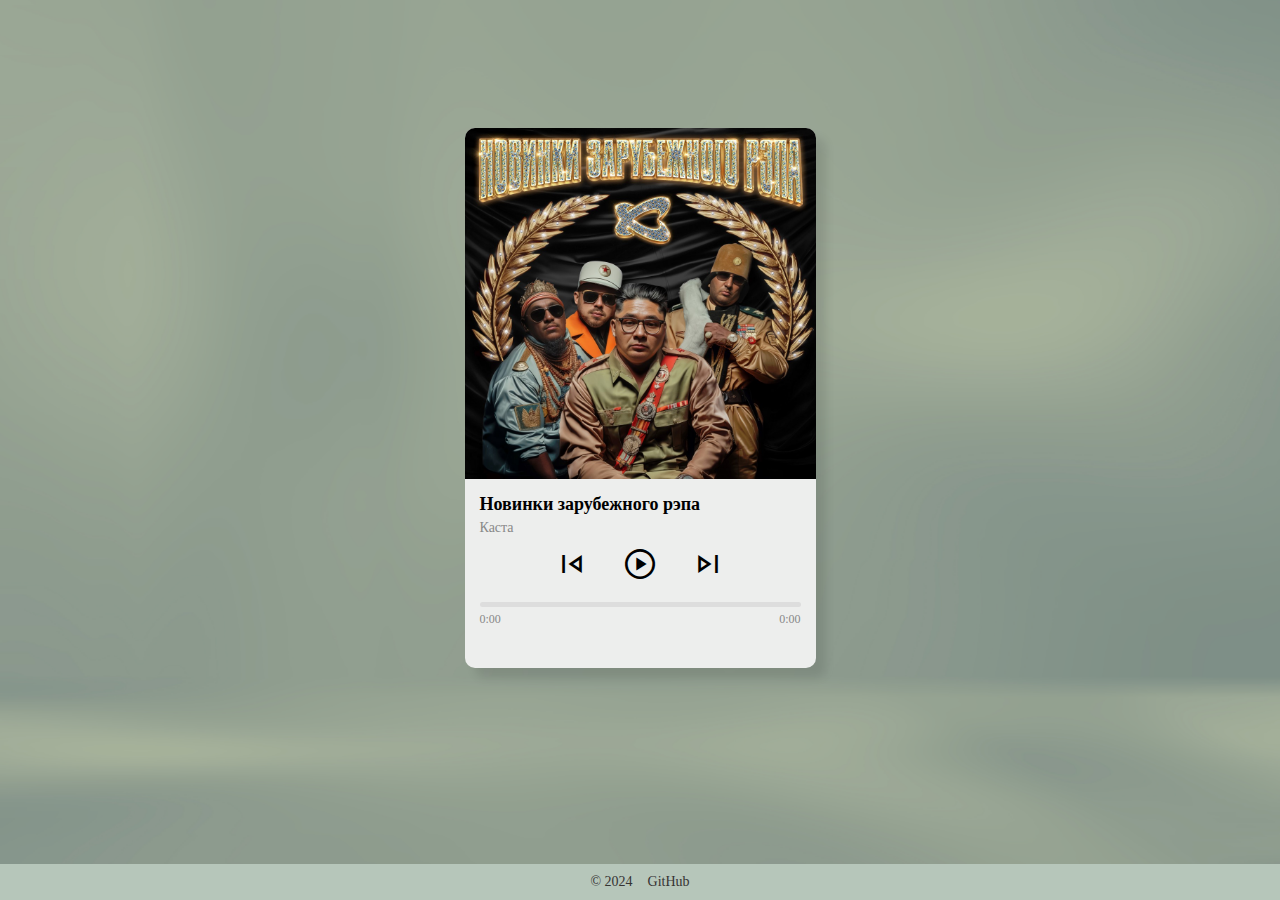
<file: index.html>
<!DOCTYPE html>
<html lang="ru">
<head>
    <meta charset="UTF-8">
    <meta name="viewport" content="width=device-width, initial-scale=1.0">
    <title>Kasta album</title>
    <link rel="icon" href="audio-player/photos/logo.png" type="image/png">
    <link rel="stylesheet" href="style.css">
    <link rel="stylesheet" href="https://fonts.googleapis.com/css2?family=Material+Symbols+Outlined:opsz,wght,FILL,GRAD@20..48,100..700,0..1,-50..200" />
</head>
<body>
<div class="player">
    <div class="player-image">
        <img src="audio-player/photos/0.jpg" alt="Фото трека">
    </div>
    <div class="player-controls">
        <div class="track-info">
            <h2 class="track-title">Новинки зарубежного рэпа</h2>
            <p class="track-artist">Каста</p>
        </div>
        <div class="controls">
            <span id="skip-previous" class="material-symbols-outlined">skip_previous</span>
            <span id="play" class="material-symbols-outlined">play_circle</span>
            <span id="skip-next" class="material-symbols-outlined">skip_next</span>
        </div>
        <div class="progress-bar">
            <div class="progress"></div>
        </div>
        <div class="time">
            <span class="current-time">0:00</span>
            <span class="total-time">0:00</span>
        </div>
    </div>
</div>
<footer class="footer">
    <div class="footer-content">
        <span class="footer-year">© 2024</span>
        <a href="https://github.com/RenaSpb/" target="_blank" class="footer-link">GitHub</a>
    </div>
</footer>
<audio id="audio-player"></audio>
<script src="index.js"></script>
</body>
</html>
</file>
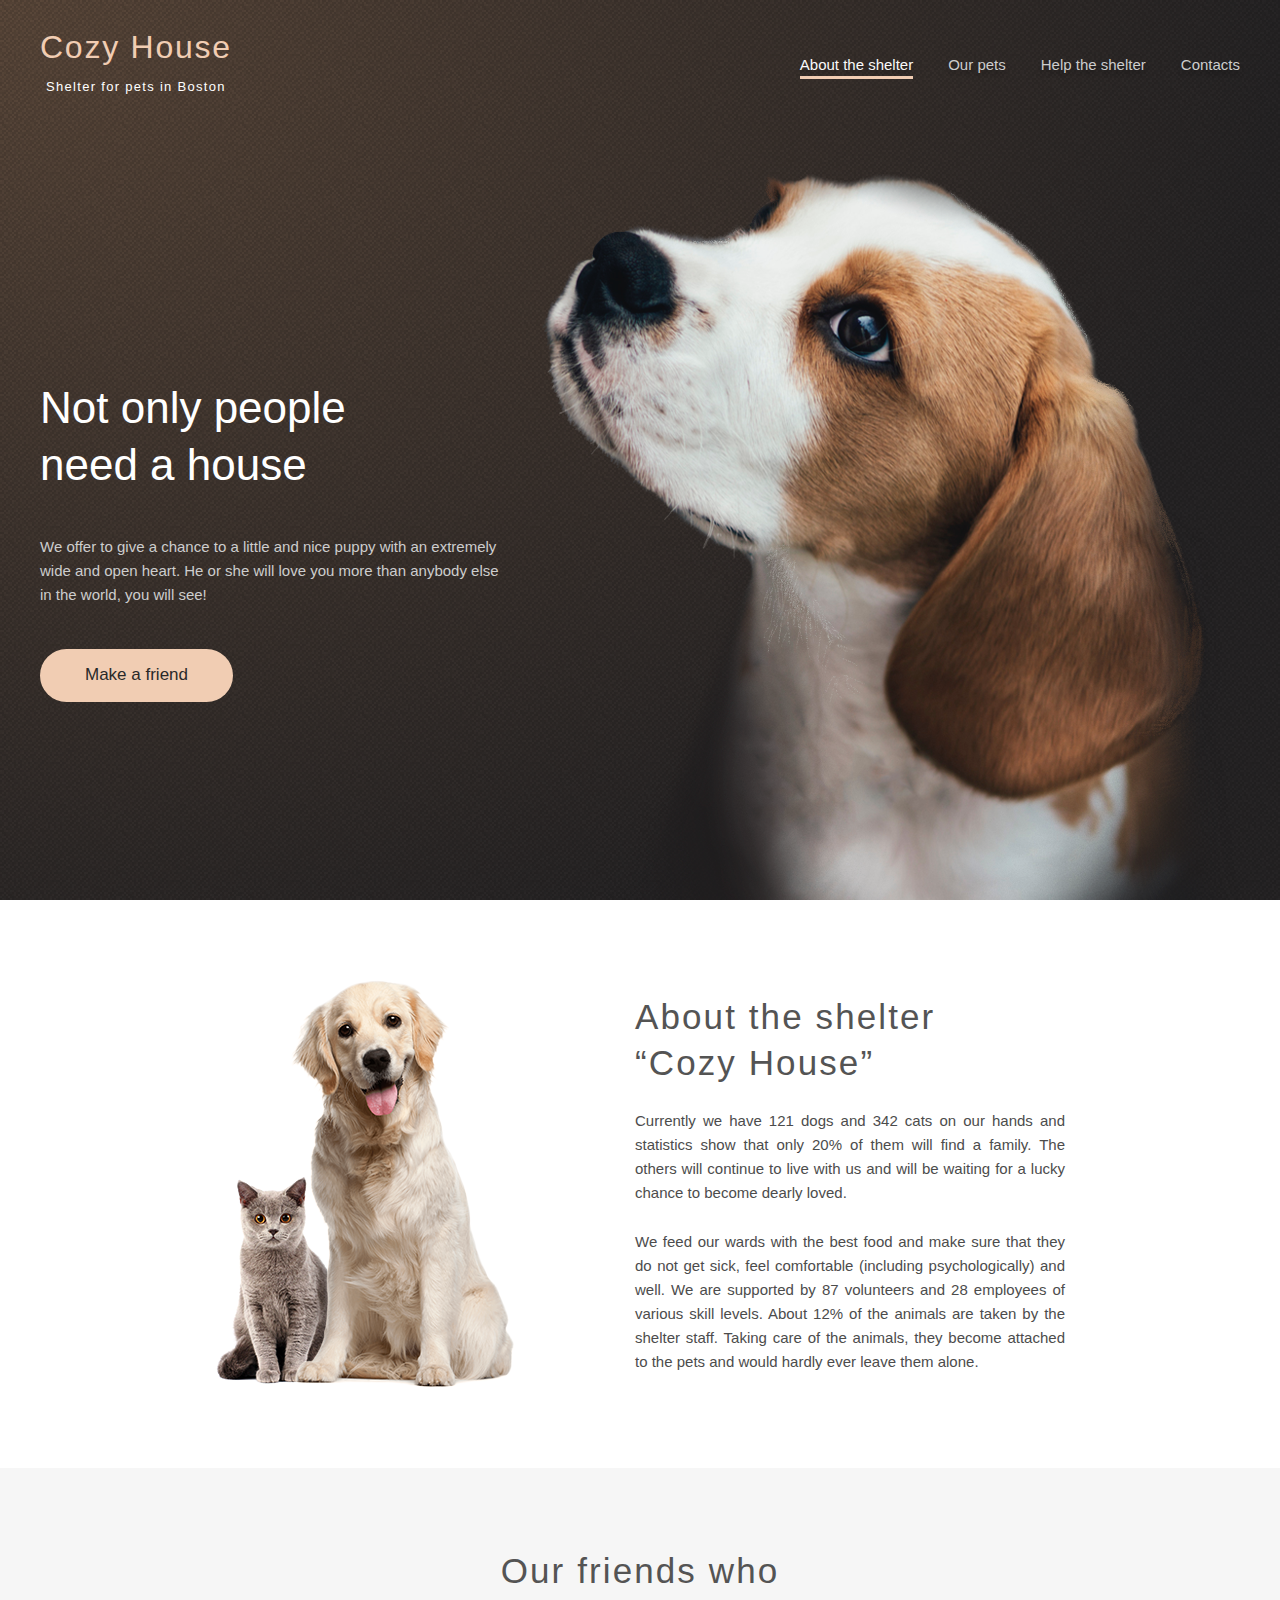
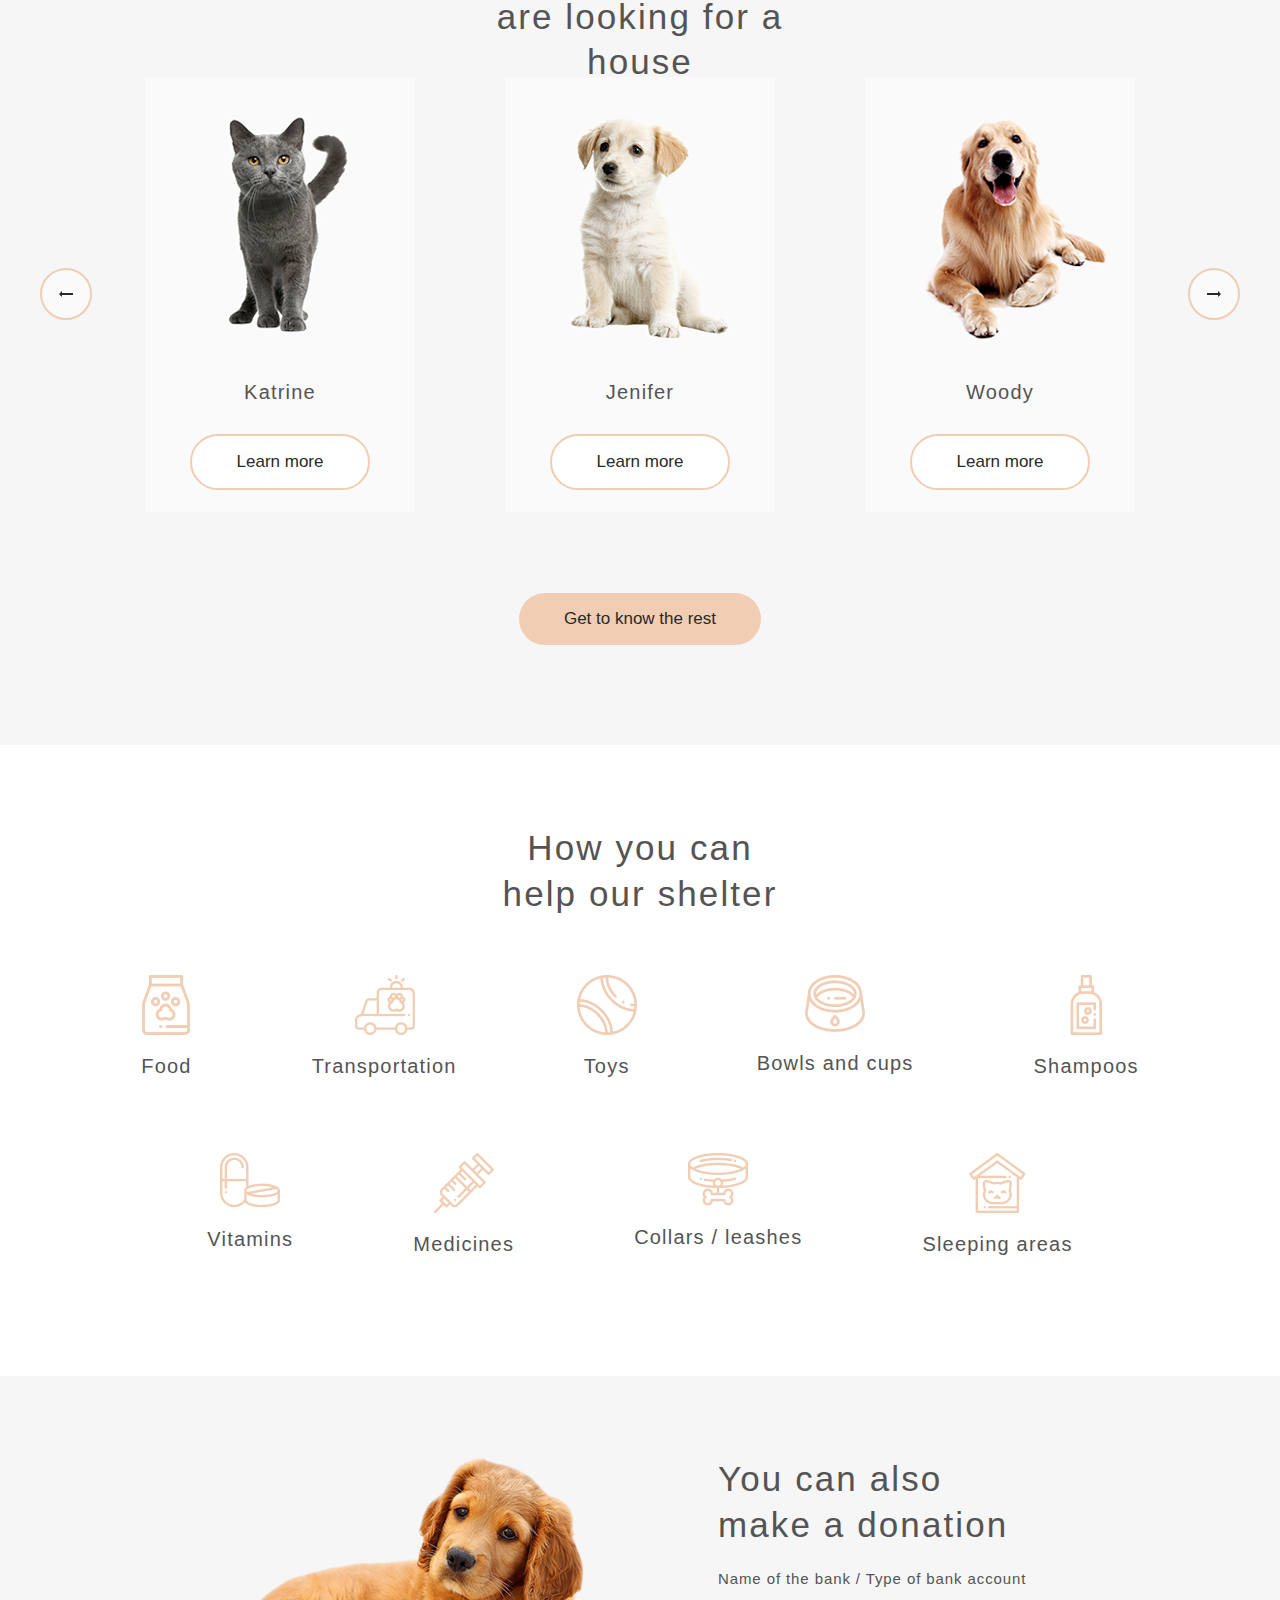
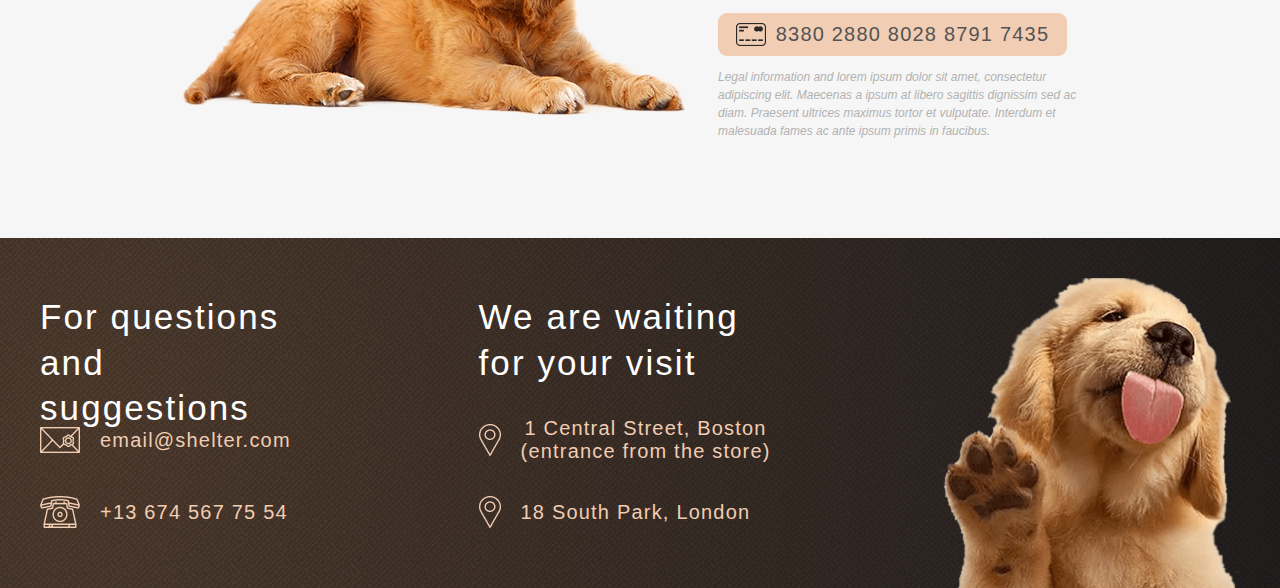
<file: main.html>
<!DOCTYPE html>
<html lang="en">
<head>
    <meta charset="UTF-8">
    <meta name="viewport" content="width=device-width, initial-scale=1.0">
    <link rel="stylesheet" href="main.css">
    <link rel="icon" href="/shelter/favicon-32x32.png" type="image/x-icon">
    <title>Main - 1280</title>
    <style>
        html {
            scroll-behavior: smooth;
        }
    </style>
</head>
<body>
<div class="container">
    <div class="start-screen">
    <header>
        <a href="#" class="logo">
            <h1>Cozy House</h1>
            <p>Shelter for pets in Boston</p>
        </a>
        <div class="header">
            <a href="#" class="active">About the shelter</a>
            <a href="#">Our pets</a>
            <a href="#help">Help the shelter</a>
            <a href="#footer">Contacts</a>
        </div>
    </header>
        <div class="start-screen-content">
            <div class="start-screen-not-only">
                <h2>Not only people need a house</h2>
                <p>We offer to give a chance to a little and nice puppy with an extremely wide and open heart. He or she will love you more than anybody else in the world, you will see!</p>
                <a href="#pets">
                    <button class="primary">Make a friend</button>
                </a>
            </div>
            <div class="start-screen-right">
                <img class="start-screen-dog" src="shelter/start-screen-puppy.png" alt="Dog">
            </div>
        </div>
    </div>
    <div class="about">
        <div class="about-content">
            <img src="shelter/about-pets.png" alt="About Image" class="about-image">
            <div class="about-texts">
                <h3>About the shelter “Cozy House”</h3>
                <p>Currently we have 121 dogs and 342 cats on our hands and statistics show that only 20% of them will find a family. The others will continue to live with us and will be waiting for a lucky chance to become dearly loved.</p>
                <p>We feed our wards with the best food and make sure that they do not get sick, feel comfortable (including psychologically) and well. We are supported by 87 volunteers and 28 employees of various skill levels. About 12% of the animals are taken by the shelter staff. Taking care of the animals, they become attached to the pets and would hardly ever leave them alone.</p>
            </div>
        </div>
    </div>
    <div class="pets" id="pets">
        <div class="pets-content">
            <h3>Our friends who <br>are looking for a house</h3>
            <div class="pets-slider">
                <button class="svg-button">
                    <svg width="14" height="6" viewBox="0 0 14 6" fill="none" xmlns="http://www.w3.org/2000/svg">
                        <path d="M14 2V4H3V6L0 3L3 0V2H14Z" fill="#292929"/>
                    </svg>
                </button>
                <div class="cards-group">
                    <div class="card">
                        <img class="pets-animal" src="shelter/pets-katrine.png" alt="Katrine">
                        <p>Katrine</p>
                        <button class="primary-2" >Learn more</button>
                    </div>
                    <div class="card">
                        <img class="pets-animal" src="shelter/pets-jennifer.png" alt="Jenifer">
                        <p>Jenifer</p>
                        <button class="primary-2">Learn more</button>
                    </div>
                    <div class="card">
                        <img class="pets-animal" src="shelter/pets-woody.png" alt="Woody">
                        <p>Woody</p>
                        <button class="primary-2">Learn more</button>
                    </div>
                </div>
                <button class="svg-button">
                    <svg width="14" height="6" viewBox="0 0 14 6" fill="none" xmlns="http://www.w3.org/2000/svg">
                        <path d="M0 4V2L11 2V0L14 3L11 6V4L0 4Z" fill="#292929"/>
                    </svg>
                </button>
            </div>
            <a href="#pets"><button class="primary">
                Get to know the rest
            </button></a>
        </div>
    </div>
    <div id="help" class="help">
        <div class="help-content">
            <h3>How you can help our shelter</h3>
            <div class="help-list">
                <div class="help-item">
                    <img class="help-list-icon" src="shelter/1.png" alt="Food">
                    <p>Food</p>
                </div>
                <div class="help-item">
                    <img class="help-list-icon" src="shelter/transportation.png" alt="Car">
                    <p>Transportation</p>
                </div>
                <div class="help-item">
                    <img class="help-list-icon" src="shelter/toys.png" alt="Toys">
                    <p>Toys</p>
                </div>
                <div class="help-item">
                    <img class="help-list-icon" src="shelter/bowls-and-cups.png" alt="Bowls">
                    <p>Bowls and cups</p>
                </div>
                <div class="help-item">
                    <img class="help-list-icon" src="shelter/shampoos.png" alt="Shampoos">
                    <p>Shampoos</p>
                </div>
                <div class="help-item">
                    <img class="help-list-icon" src="shelter/vitamins.png" alt="Vitamins">
                    <p>Vitamins</p>
                </div>
                <div class="help-item">
                    <img class="help-list-icon" src="shelter/medicines.png" alt="Medicines">
                    <p>Medicines</p>
                </div>
                <div class="help-item">
                    <img class="help-list-icon" src="shelter/collars-or-leashes.png" alt="Collars">
                    <p>Collars / leashes</p>
                </div>
                <div class="help-item">
                    <img class="help-list-icon" src="shelter/sleeping-area.png" alt="Beds">
                    <p>Sleeping areas</p>
                </div>
            </div>
        </div>
    </div>
    <div class="donation">
        <div class="donation-content">
            <img src="shelter/donation-dog.png" alt="Dog" width="505" height="261">
            <div class="donation-texts">
                <h3>You can also make a donation</h3>
                <h5>Name of the bank / Type of bank account</h5>
                <div class="card-area">
                    <a href="#">
                        <img src="shelter/credit-card.png" alt="Card">
                        <h4>8380 2880 8028 8791 7435</h4>
                    </a>
                </div>
                <p>
                    Legal information and lorem ipsum dolor sit amet, consectetur adipiscing elit. Maecenas a ipsum at libero sagittis dignissim sed ac diam. Praesent ultrices maximus tortor et vulputate. Interdum et malesuada fames ac ante ipsum primis in faucibus.
                </p>
            </div>
        </div>
    </div>
    <footer class="footer" id="footer">
        <div class="footer-content">
            <div class="footer-contacts">
                <h3>For questions and suggestions</h3>
                <a href="https://mail.google.com/" target="_blank" class="contact-link">
                    <img src="shelter/icon-email.png" alt="Email Icon" class="icon">
                    <h4>email@shelter.com</h4>
                </a>
                <a href="https://www.skype.com/en/features/calling-and-instant-messaging/" target="_blank" class="contact-link">
                    <img src="shelter/icon-phone.png" alt="Phone Icon" class="icon">
                    <h4>+13 674 567 75 54</h4>
                </a>
            </div>
            <div class="footer-locations">
                <h3>We are waiting for your visit</h3>
                <a href="https://maps.app.goo.gl/xuvWJEr3DHKPPxX87" target="_blank" class="contact-link">
                    <img src="shelter/icon-marker.png" alt="Marker Icon" class="icon">
                    <h4>1 Central Street, Boston<br>(entrance from the store)</h4>
                </a>
                <a href="https://maps.app.goo.gl/XuWjNfQmBGWPA6NHA" target="_blank" class="contact-link">
                    <img src="shelter/icon-marker.png" alt="Marker Icon" class="icon">
                    <h4>18 South Park, London</h4>
                </a>
            </div>
            <img src="shelter/footer-puppy.png" alt="Dog" class="footer-puppy">
        </div>
    </footer>
</div>
</body>
</html>
</file>
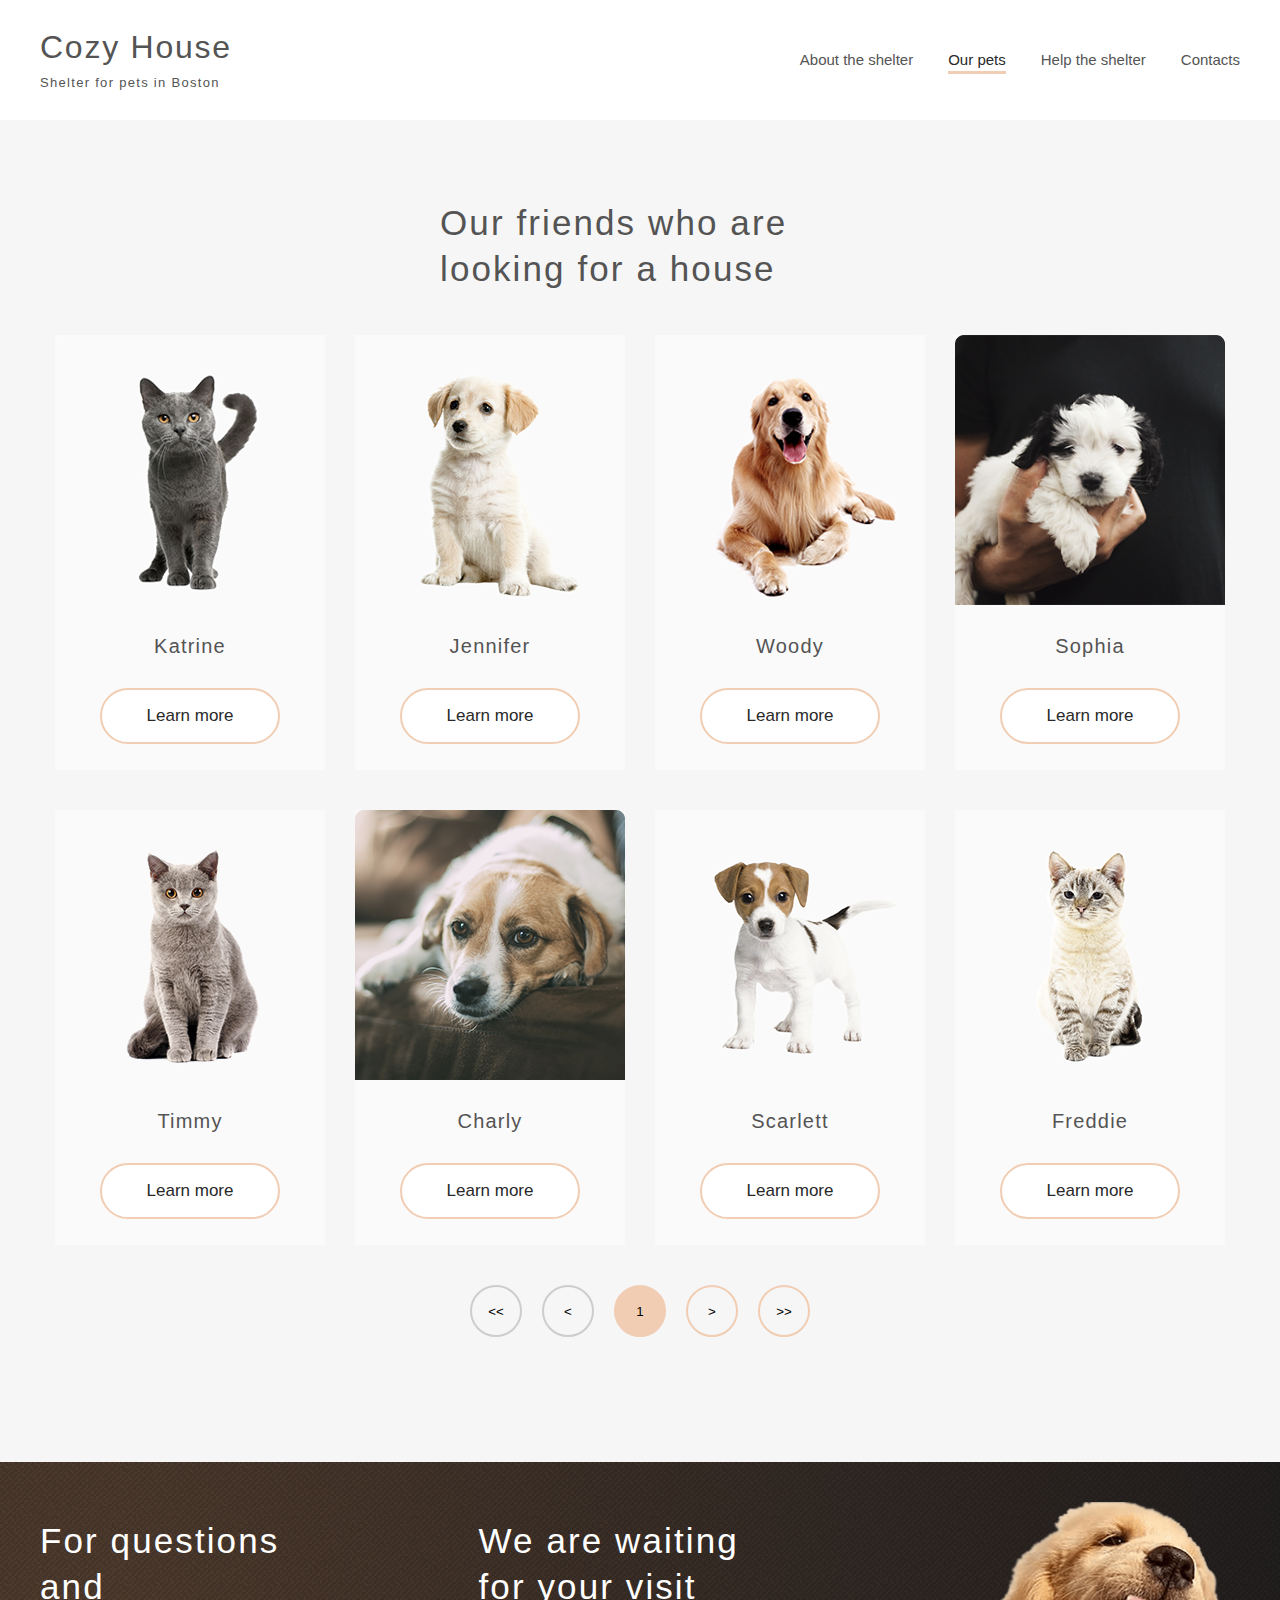
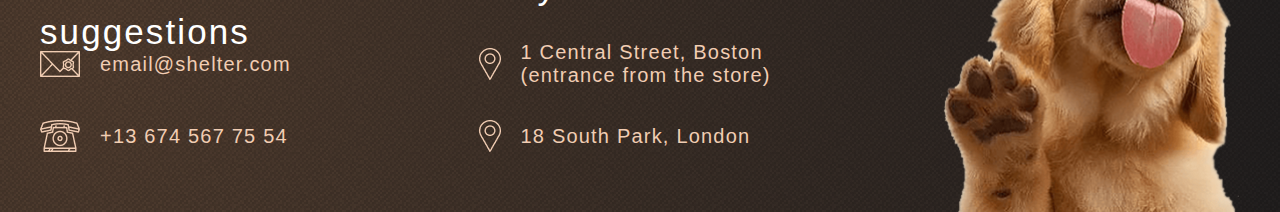
<file: pets.html>
<!DOCTYPE html>
<html lang="en">
<head>
    <meta charset="UTF-8">
    <meta name="viewport" content="width=device-width, initial-scale=1.0">
    <link rel="stylesheet" href="pets.css">
    <link rel="icon" href="/shelter/favicon-32x32.png" type="image/x-icon">
    <title>Pets - 1280</title>
    <style>
        html {
            scroll-behavior: smooth;
        }
    </style>
</head>
<body>
<header class="nav-logo">
    <div class="nav-logo-content">
        <a href="main.html" class="logo">
            <h1>Cozy House</h1>
            <p>Shelter for pets in Boston</p>
        </a>
        <nav class="nav">
            <a href="main.html">About the shelter</a>
            <a href="#" class="active">Our pets</a>
            <a href="main.html#help">Help the shelter</a>
            <a href="#footer">Contacts</a>
        </nav>
    </div>
</header>
<div id="pets" class="pets">
    <div class="pets-content">
        <h3>Our friends who are looking for a house</h3>
        <div class="cards-container">
            <div class="card">
                <img class="pets-animal" src="shelter/pets-katrine.png" alt="Katrine">
                <p>Katrine</p>
                <button class="primary-2" >Learn more</button>
            </div>
            <div class="card">
                <img class="pets-animal" src="shelter/pets-jennifer.png" alt="Jennifer">
                <p>Jennifer</p>
                <button class="primary-2" >Learn more</button>
            </div>
            <div class="card">
                <img class="pets-animal" src="shelter/pets-woody.png" alt="Woody">
                <p>Woody</p>
                <button class="primary-2" >Learn more</button>
            </div>
            <div class="card">
                <img class="pets-animal" src="shelter/sophia.png" alt="Sophia">
                <p>Sophia</p>
                <button class="primary-2" >Learn more</button>
            </div>
            <div class="card">
                <img class="pets-animal" src="shelter/pets-timmy.png" alt="Timmy">
                <p>Timmy</p>
                <button class="primary-2" >Learn more</button>
            </div>
            <div class="card">
                <img class="pets-animal" src="shelter/pets-charly.png" alt="Charly">
                <p>Charly</p>
                <button class="primary-2" >Learn more</button>
            </div>
            <div class="card">
                <img class="pets-animal" src="shelter/pets-scarlet.png" alt="Scarlett">
                <p>Scarlett</p>
                <button class="primary-2" >Learn more</button>
            </div>
            <div class="card">
                <img class="pets-animal" src="shelter/Freddie.png" alt="Freddie">
                <p>Freddie</p>
                <button class="primary-2" >Learn more</button>
            </div>
            <div class="buttons-slider">
                <button class="button-inactive button-round"><<</button>
                <button class="button-inactive button-round"><</button>
                <button class="button-active button-round">1</button>
                <button class="button-normal button-round">></button>
                <button class="button-normal button-round">>></button>
            </div>
        </div>
    </div>
</div>
<footer class="footer" id="footer">
    <div class="footer-content">
        <div class="footer-contacts">
            <h3>For questions and suggestions</h3>
            <a href="https://mail.google.com/" target="_blank" class="contact-link">
                <img src="shelter/icon-email.png" alt="Email Icon" class="icon">
                <h4>email@shelter.com</h4>
            </a>
            <a href="https://www.skype.com/en/features/calling-and-instant-messaging/" target="_blank" class="contact-link">
                <img src="shelter/icon-phone.png" alt="Phone Icon" class="icon">
                <h4>+13 674 567 75 54</h4>
            </a>
        </div>
        <div class="footer-locations">
            <h3>We are waiting for your visit</h3>
            <a href="https://maps.app.goo.gl/xuvWJEr3DHKPPxX87" target="_blank" class="contact-link">
                <img src="shelter/icon-marker.png" alt="Marker Icon" class="icon">
                <h4>1 Central Street, Boston<br>(entrance from the store)</h4>
            </a>
            <a href="https://maps.app.goo.gl/XuWjNfQmBGWPA6NHA" target="_blank" class="contact-link">
                <img src="shelter/icon-marker.png" alt="Marker Icon" class="icon">
                <h4>18 South Park, London</h4>
            </a>
        </div>
        <img src="shelter/footer-puppy.png" alt="Dog" class="footer-puppy">
    </div>
</footer>
</body>
</html>
</file>
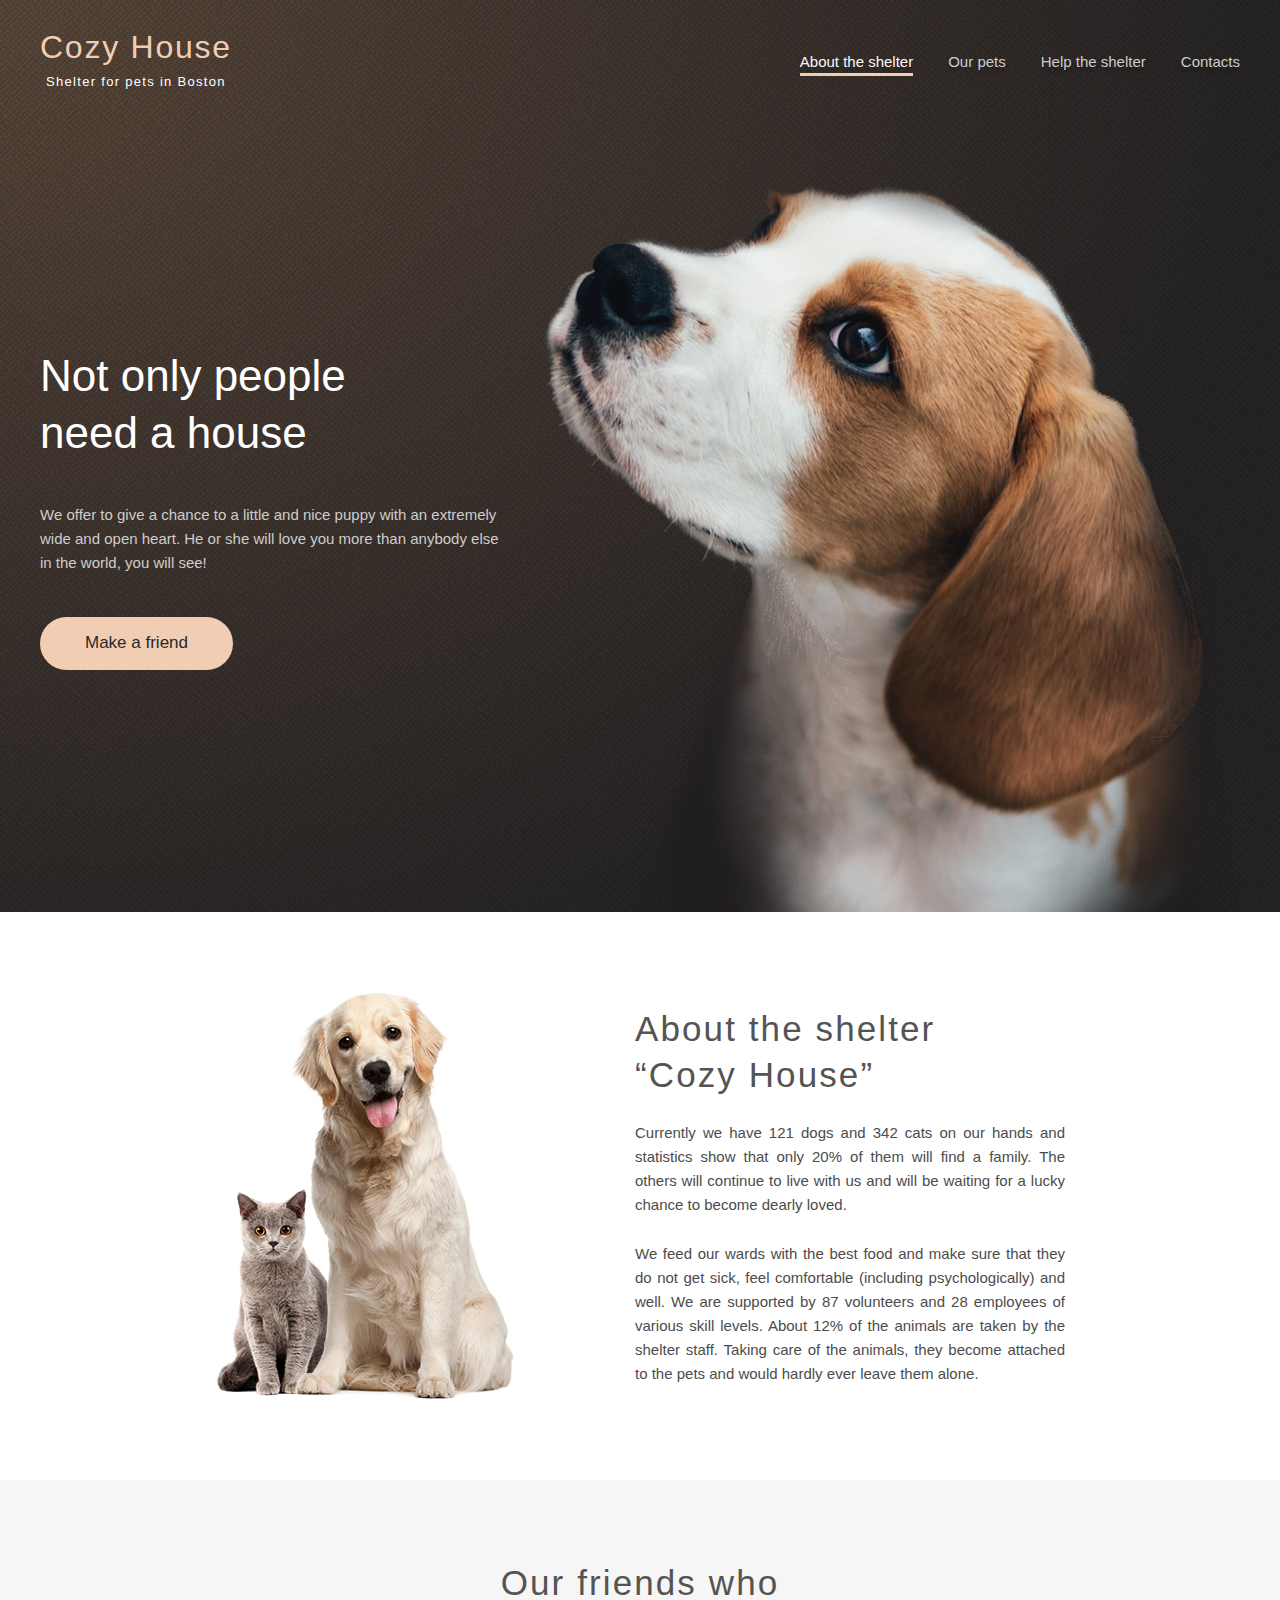
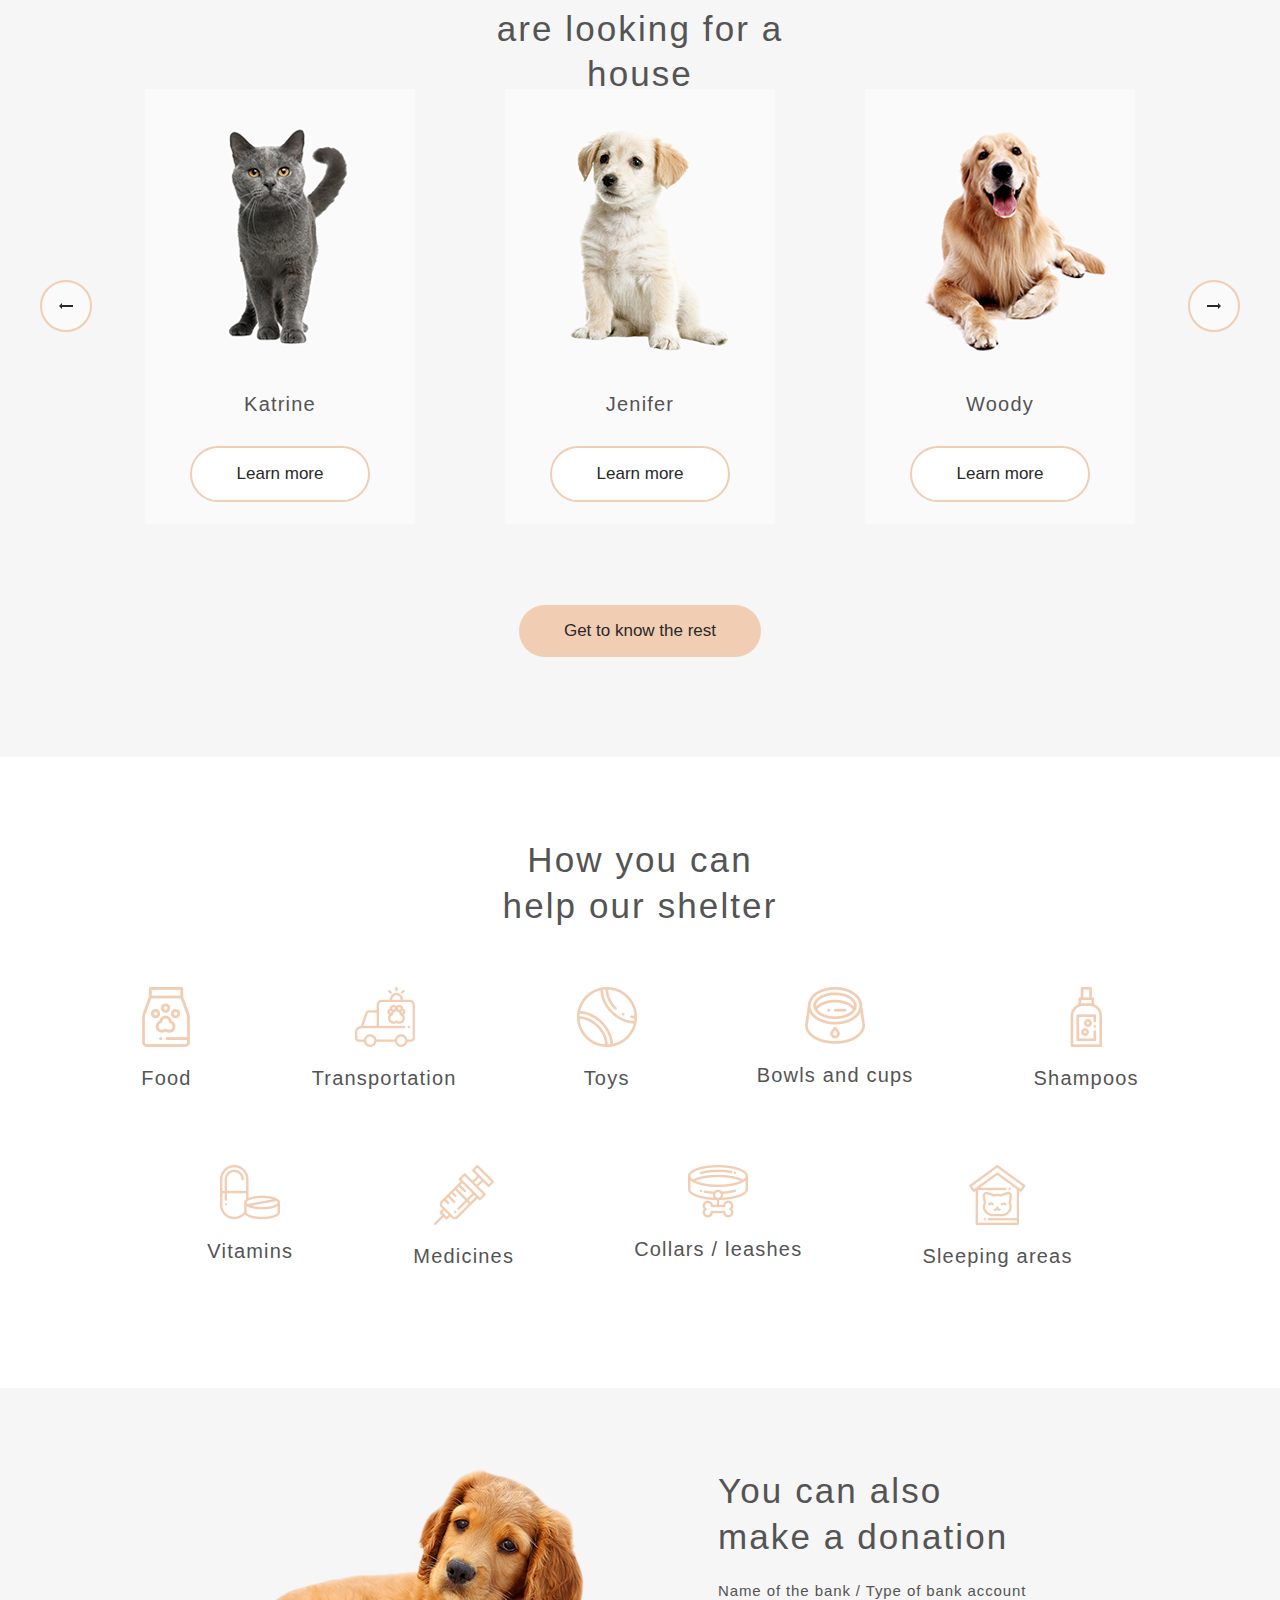
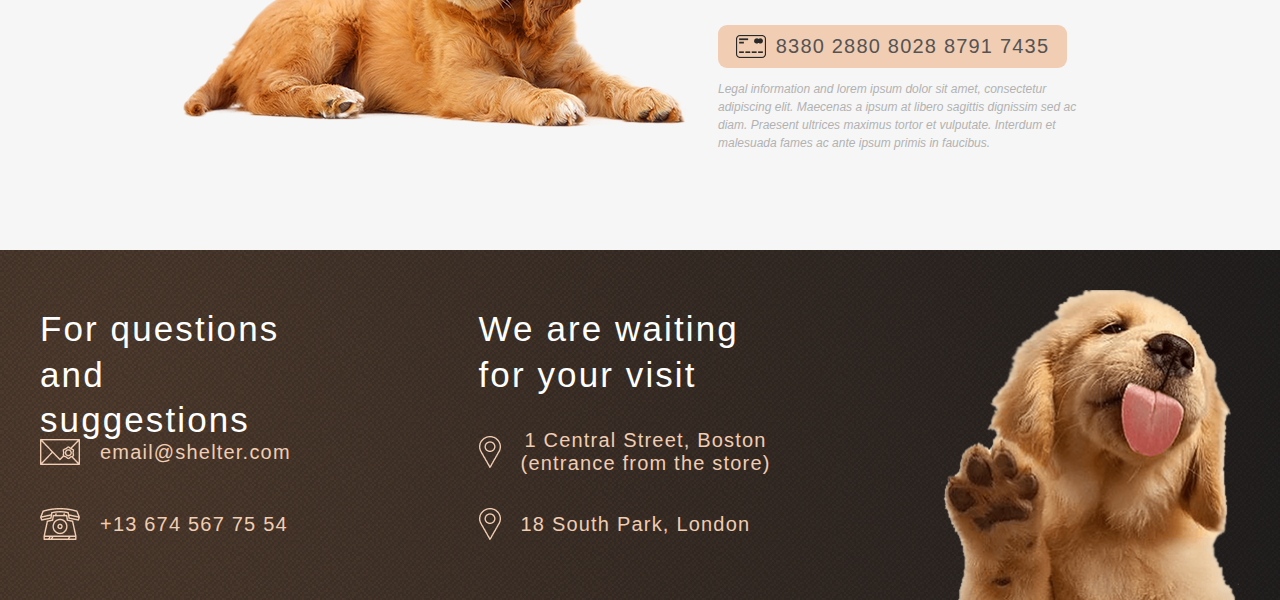
<file: shelter/main.html>
<!DOCTYPE html>
<html lang="en">
<head>
    <meta charset="UTF-8">
    <meta name="viewport" content="width=device-width, initial-scale=1.0">
    <link rel="stylesheet" href="main.css">
    <link rel="icon" href="/shelter/favicon-32x32.png" type="image/x-icon">
    <title>Main - 1280</title>
    <style>
        html {
            scroll-behavior: smooth;
        }
    </style>
</head>
<body>
<div class="container">
    <div class="start-screen">
    <header>
        <a href="#" class="logo">
            <h1>Cozy House</h1>
            <p>Shelter for pets in Boston</p>
        </a>
        <div class="header">
            <a href="#" class="active">About the shelter</a>
            <a href="pets.html#pets">Our pets</a>
            <a href="#help">Help the shelter</a>
            <a href="#footer">Contacts</a>
        </div>
    </header>
        <div class="start-screen-content">
            <div class="start-screen-not-only">
                <h2>Not only people need a house</h2>
                <p>We offer to give a chance to a little and nice puppy with an extremely wide and open heart. He or she will love you more than anybody else in the world, you will see!</p>
                <a href="#pets">
                    <button class="primary">Make a friend</button>
                </a>
            </div>
            <div class="start-screen-right">
                <img class="start-screen-dog" src="start-screen-puppy.png" alt="Dog">
            </div>
        </div>
    </div>
    <div class="about">
        <div class="about-content">
            <img src="about-pets.png" alt="About Image" class="about-image">
            <div class="about-texts">
                <h3>About the shelter “Cozy House”</h3>
                <p>Currently we have 121 dogs and 342 cats on our hands and statistics show that only 20% of them will find a family. The others will continue to live with us and will be waiting for a lucky chance to become dearly loved.</p>
                <p>We feed our wards with the best food and make sure that they do not get sick, feel comfortable (including psychologically) and well. We are supported by 87 volunteers and 28 employees of various skill levels. About 12% of the animals are taken by the shelter staff. Taking care of the animals, they become attached to the pets and would hardly ever leave them alone.</p>
            </div>
        </div>
    </div>
    <div class="pets" id="pets">
        <div class="pets-content">
            <h3>Our friends who <br>are looking for a house</h3>
            <div class="pets-slider">
                <button class="svg-button">
                    <svg width="14" height="6" viewBox="0 0 14 6" fill="none" xmlns="http://www.w3.org/2000/svg">
                        <path d="M14 2V4H3V6L0 3L3 0V2H14Z" fill="#292929"/>
                    </svg>
                </button>
                <div class="cards-group">
                    <div class="card">
                        <img class="pets-animal" src="pets-katrine.png" alt="Katrine">
                        <p>Katrine</p>
                        <button class="primary-2" >Learn more</button>
                    </div>
                    <div class="card">
                        <img class="pets-animal" src="pets-jennifer.png" alt="Jenifer">
                        <p>Jenifer</p>
                        <button class="primary-2">Learn more</button>
                    </div>
                    <div class="card">
                        <img class="pets-animal" src="pets-woody.png" alt="Woody">
                        <p>Woody</p>
                        <button class="primary-2">Learn more</button>
                    </div>
                </div>
                <button class="svg-button">
                    <svg width="14" height="6" viewBox="0 0 14 6" fill="none" xmlns="http://www.w3.org/2000/svg">
                        <path d="M0 4V2L11 2V0L14 3L11 6V4L0 4Z" fill="#292929"/>
                    </svg>
                </button>
            </div>
            <a href="pets.html#pets" class="primary">Get to know the rest</a>
        </div>
    </div>
    <div id="help" class="help">
        <div class="help-content">
            <h3>How you can help our shelter</h3>
            <div class="help-list">
                <div class="help-item">
                    <img class="help-list-icon" src="1.png" alt="Food">
                    <p>Food</p>
                </div>
                <div class="help-item">
                    <img class="help-list-icon" src="transportation.png" alt="Car">
                    <p>Transportation</p>
                </div>
                <div class="help-item">
                    <img class="help-list-icon" src="toys.png" alt="Toys">
                    <p>Toys</p>
                </div>
                <div class="help-item">
                    <img class="help-list-icon" src="bowls-and-cups.png" alt="Bowls">
                    <p>Bowls and cups</p>
                </div>
                <div class="help-item">
                    <img class="help-list-icon" src="shampoos.png" alt="Shampoos">
                    <p>Shampoos</p>
                </div>
                <div class="help-item">
                    <img class="help-list-icon" src="vitamins.png" alt="Vitamins">
                    <p>Vitamins</p>
                </div>
                <div class="help-item">
                    <img class="help-list-icon" src="medicines.png" alt="Medicines">
                    <p>Medicines</p>
                </div>
                <div class="help-item">
                    <img class="help-list-icon" src="collars-or-leashes.png" alt="Collars">
                    <p>Collars / leashes</p>
                </div>
                <div class="help-item">
                    <img class="help-list-icon" src="sleeping-area.png" alt="Beds">
                    <p>Sleeping areas</p>
                </div>
            </div>
        </div>
    </div>
    <div class="donation">
        <div class="donation-content">
            <img src="donation-dog.png" alt="Dog" width="505" height="261">
            <div class="donation-texts">
                <h3>You can also make a donation</h3>
                <h5>Name of the bank / Type of bank account</h5>
                <div class="card-area">
                    <a href="#">
                        <img src="credit-card.png" alt="Card">
                        <h4>8380 2880 8028 8791 7435</h4>
                    </a>
                </div>
                <p>
                    Legal information and lorem ipsum dolor sit amet, consectetur adipiscing elit. Maecenas a ipsum at libero sagittis dignissim sed ac diam. Praesent ultrices maximus tortor et vulputate. Interdum et malesuada fames ac ante ipsum primis in faucibus.
                </p>
            </div>
        </div>
    </div>
    <footer class="footer" id="footer">
        <div class="footer-content">
            <div class="footer-contacts">
                <h3>For questions and suggestions</h3>
                <a href="https://mail.google.com/" target="_blank" class="contact-link">
                    <img src="icon-email.png" alt="Email Icon" class="icon">
                    <h4>email@shelter.com</h4>
                </a>
                <a href="https://www.skype.com/en/features/calling-and-instant-messaging/" target="_blank" class="contact-link">
                    <img src="icon-phone.png" alt="Phone Icon" class="icon">
                    <h4>+13 674 567 75 54</h4>
                </a>
            </div>
            <div class="footer-locations">
                <h3>We are waiting for your visit</h3>
                <a href="https://maps.app.goo.gl/xuvWJEr3DHKPPxX87" target="_blank" class="contact-link">
                    <img src="icon-marker.png" alt="Marker Icon" class="icon">
                    <h4>1 Central Street, Boston<br>(entrance from the store)</h4>
                </a>
                <a href="https://maps.app.goo.gl/XuWjNfQmBGWPA6NHA" target="_blank" class="contact-link">
                    <img src="icon-marker.png" alt="Marker Icon" class="icon">
                    <h4>18 South Park, London</h4>
                </a>
            </div>
            <img src="footer-puppy.png" alt="Dog" class="footer-puppy">
        </div>
    </footer>
</div>
<script src="index.js"></script>
</body>
</html>
</file>
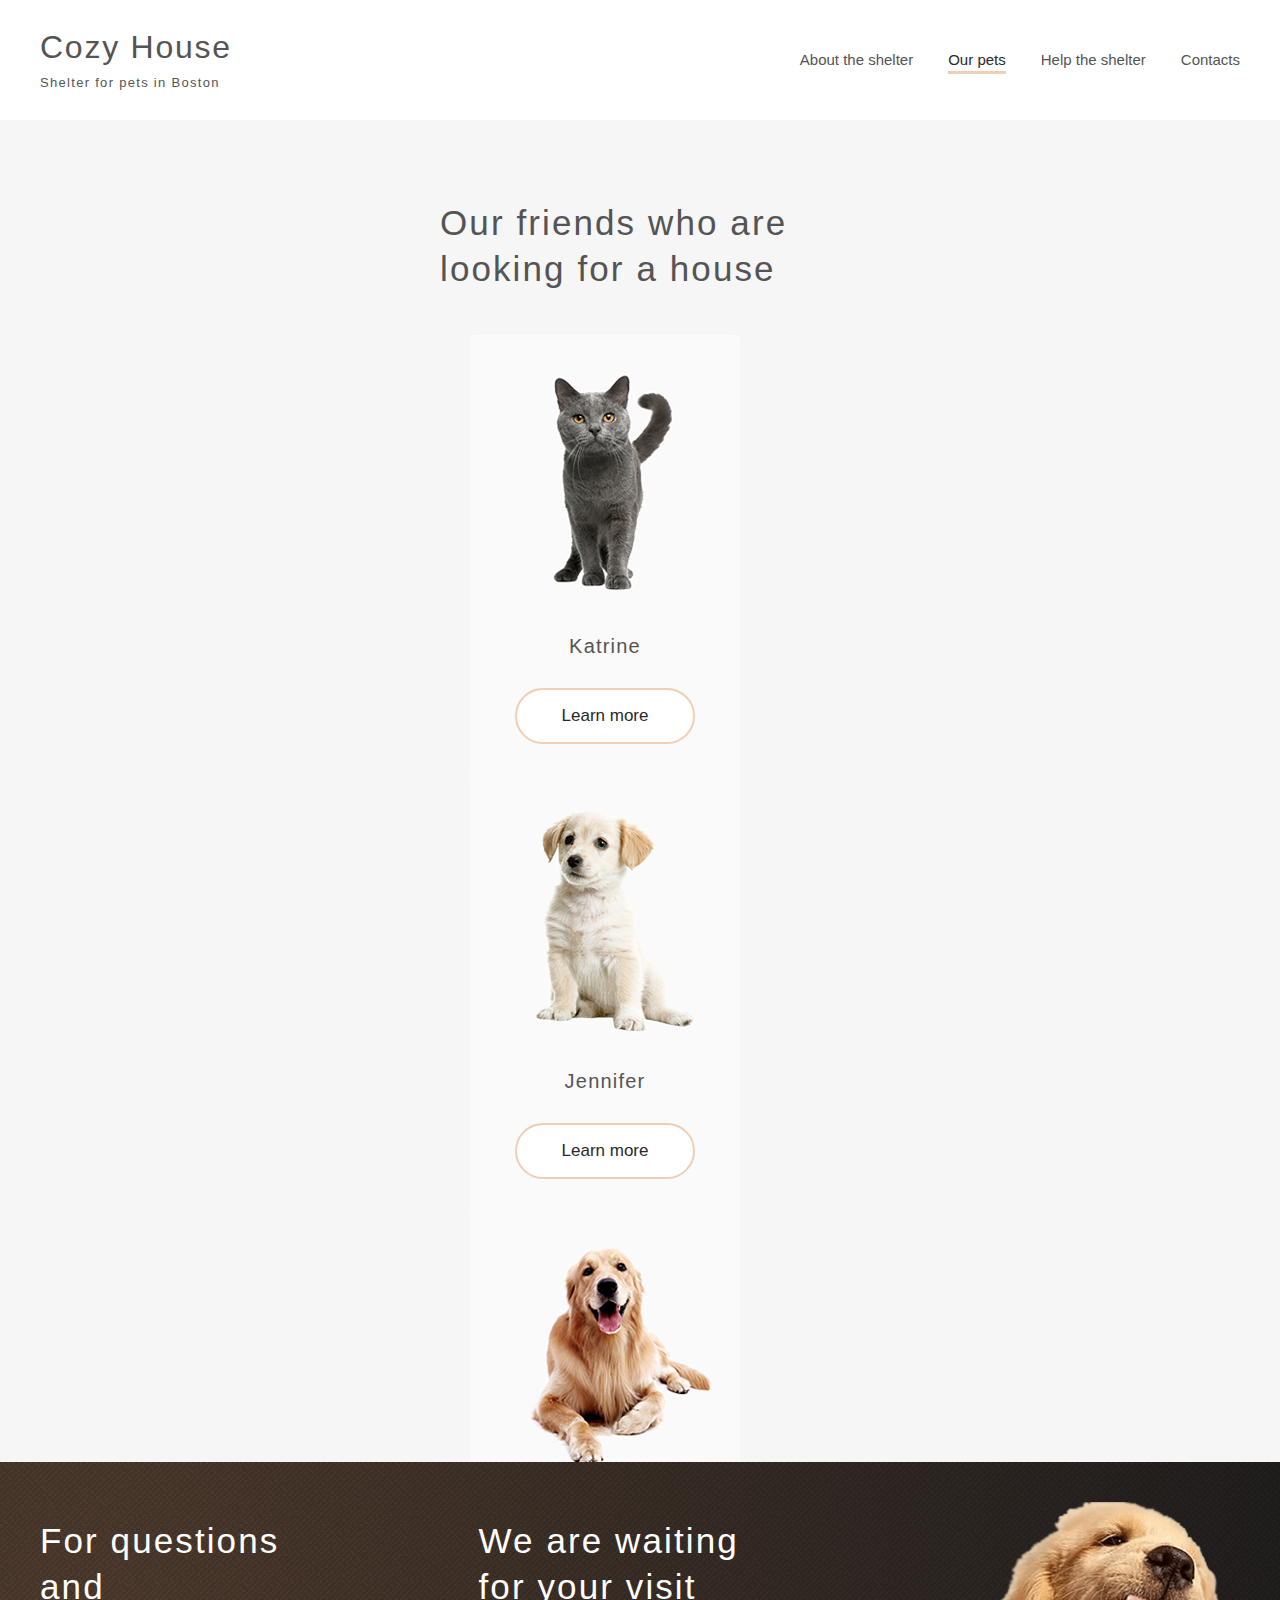
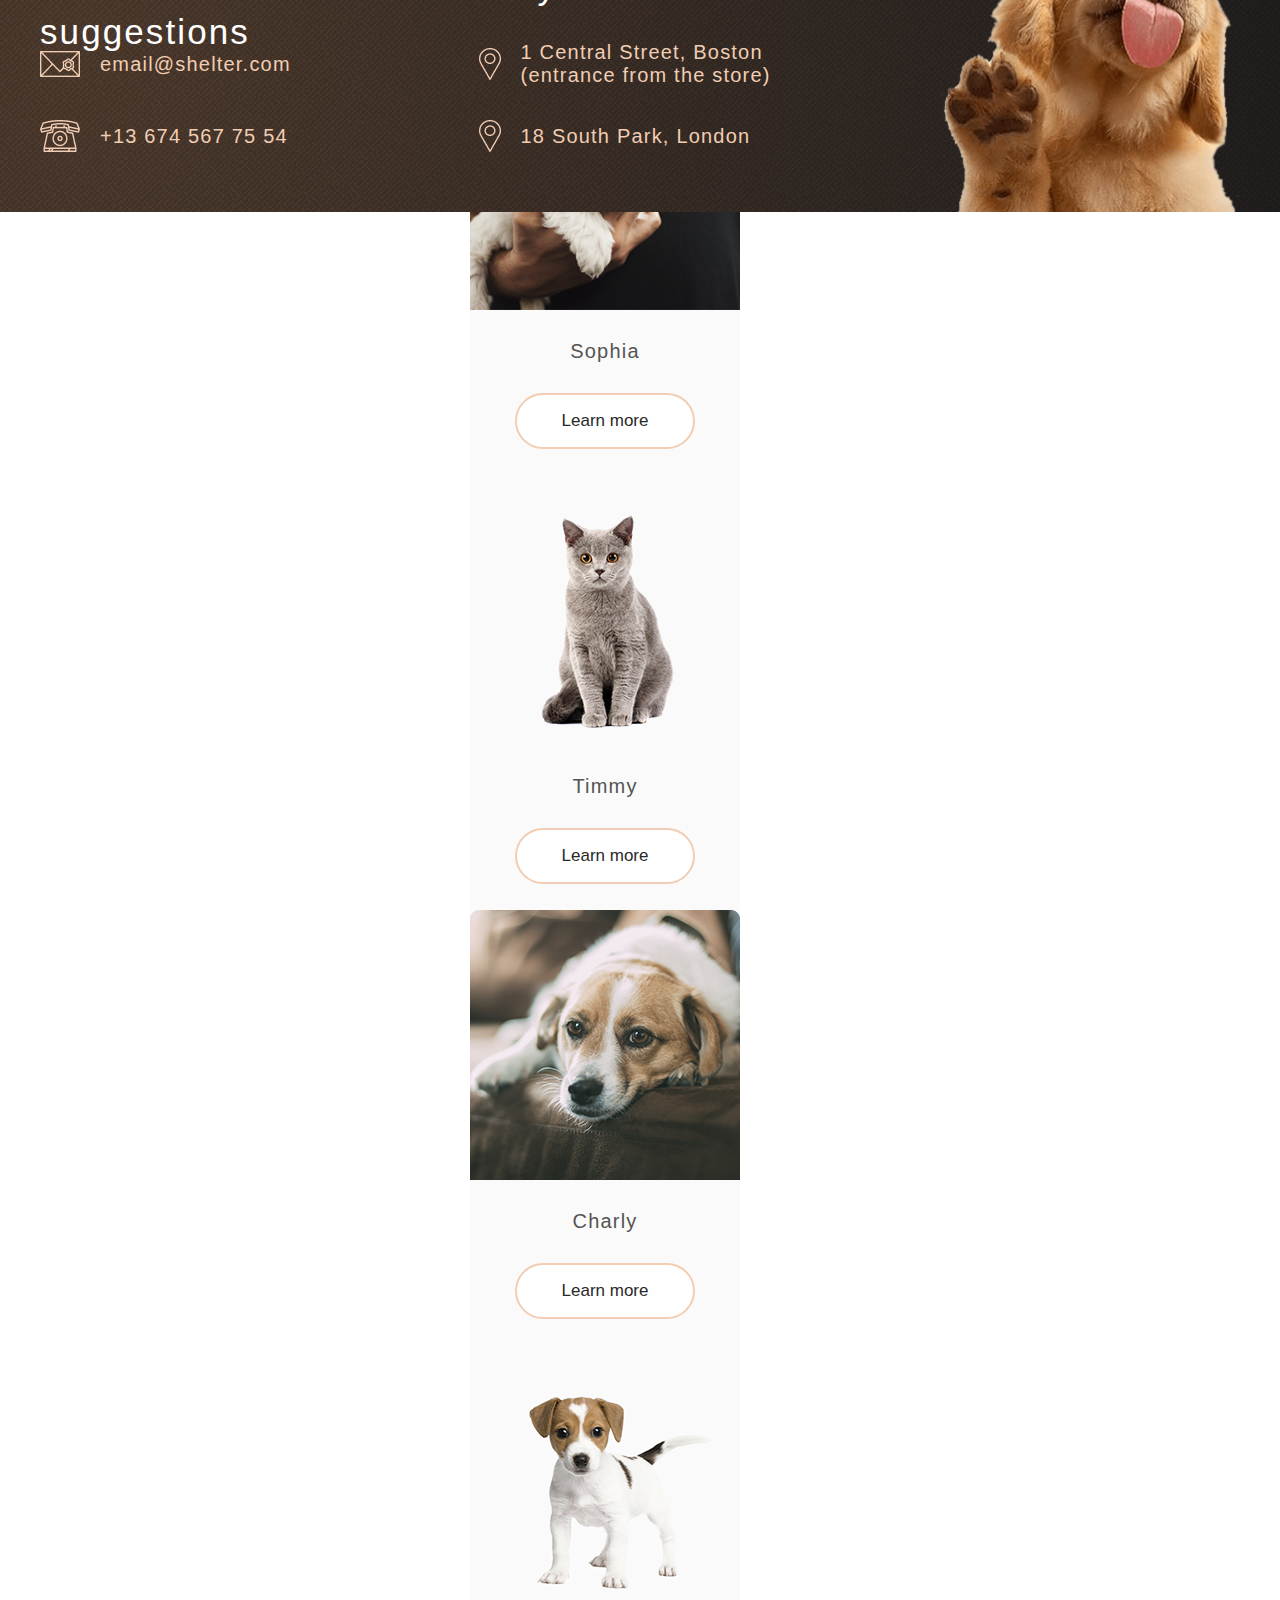
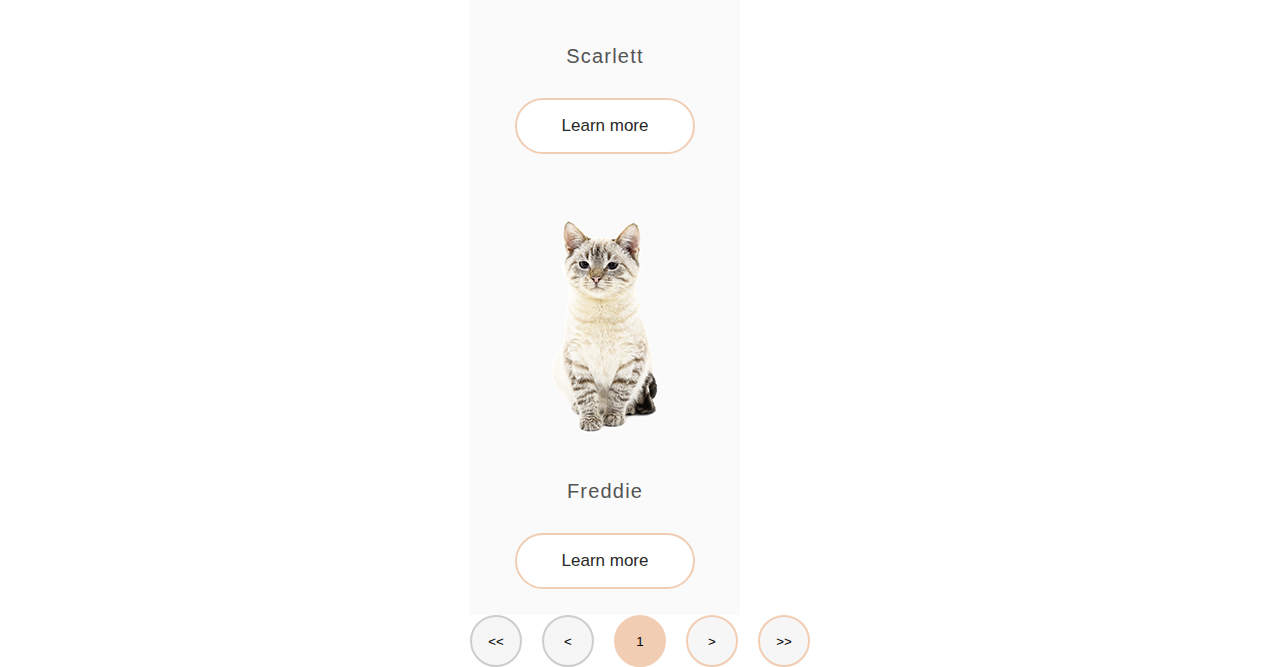
<file: shelter/pets.html>
<!DOCTYPE html>
<html lang="en">
<head>
    <meta charset="UTF-8">
    <meta name="viewport" content="width=device-width, initial-scale=1.0">
    <link rel="stylesheet" href="pets.css">
    <link rel="icon" href="favicon-32x32.png" type="image/x-icon">
    <title>Pets - 1280</title>
    <style>
        html {
            scroll-behavior: smooth;
        }
    </style>
</head>
<body>
<div class="container">
    <header class="nav-logo">
        <div class="nav-logo-content">
            <a href="main.html" class="logo">
                <h1>Cozy House</h1>
                <p>Shelter for pets in Boston</p>
            </a>
            <nav class="nav">
                <a href="main.html">About the shelter</a>
                <a href="#" class="active">Our pets</a>
                <a href="main.html#help">Help the shelter</a>
                <a href="#footer">Contacts</a>
            </nav>
        </div>
    </header>
    <div id="pets" class="pets">
        <div class="pets-content">
            <h3>Our friends who are looking for a house</h3>
            <div class="cards-content">
                <div class="card">
                    <img class="pets-animal" src="pets-katrine.png" alt="Katrine">
                    <p>Katrine</p>
                    <button class="primary-2" >Learn more</button>
                </div>
                <div class="card">
                    <img class="pets-animal" src="pets-jennifer.png" alt="Jennifer">
                    <p>Jennifer</p>
                    <button class="primary-2" >Learn more</button>
                </div>
                <div class="card">
                    <img class="pets-animal" src="pets-woody.png" alt="Woody">
                    <p>Woody</p>
                    <button class="primary-2" >Learn more</button>
                </div>
                <div class="card">
                    <img class="pets-animal" src="sophia.png" alt="Sophia">
                    <p>Sophia</p>
                    <button class="primary-2" >Learn more</button>
                </div>
                <div class="card">
                    <img class="pets-animal" src="pets-timmy.png" alt="Timmy">
                    <p>Timmy</p>
                    <button class="primary-2" >Learn more</button>
                </div>
                <div class="card">
                    <img class="pets-animal" src="pets-charly.png" alt="Charly">
                    <p>Charly</p>
                    <button class="primary-2" >Learn more</button>
                </div>
                <div class="card">
                    <img class="pets-animal" src="pets-scarlet.png" alt="Scarlett">
                    <p>Scarlett</p>
                    <button class="primary-2" >Learn more</button>
                </div>
                <div class="card">
                    <img class="pets-animal" src="Freddie.png" alt="Freddie">
                    <p>Freddie</p>
                    <button class="primary-2" >Learn more</button>
                </div>
                <div class="buttons-slider">
                    <button class="button-inactive button-round button-2l"><<</button>
                    <button class="button-inactive button-round button-1l"><</button>
                    <button class="button-active button-round">1</button>
                    <button class="button-normal button-round button-1l">></button>
                    <button class="button-normal button-round button-2l">>></button>
                </div>
            </div>
        </div>
    </div>
    <footer class="footer" id="footer">
        <div class="footer-content">
            <div class="footer-contacts">
                <h3>For questions and suggestions</h3>
                <a href="https://mail.google.com/" target="_blank" class="contact-link">
                    <img src="icon-email.png" alt="Email Icon" class="icon">
                    <h4>email@shelter.com</h4>
                </a>
                <a href="https://www.skype.com/en/features/calling-and-instant-messaging/" target="_blank" class="contact-link">
                    <img src="icon-phone.png" alt="Phone Icon" class="icon">
                    <h4>+13 674 567 75 54</h4>
                </a>
            </div>
            <div class="footer-locations">
                <h3>We are waiting for your visit</h3>
                <a href="https://maps.app.goo.gl/xuvWJEr3DHKPPxX87" target="_blank" class="contact-link">
                    <img src="icon-marker.png" alt="Marker Icon" class="icon">
                    <h4>1 Central Street, Boston<br>(entrance from the store)</h4>
                </a>
                <a href="https://maps.app.goo.gl/XuWjNfQmBGWPA6NHA" target="_blank" class="contact-link">
                    <img src="icon-marker.png" alt="Marker Icon" class="icon">
                    <h4>18 South Park, London</h4>
                </a>
            </div>
            <img src="footer-puppy.png" alt="Dog" class="footer-puppy">
        </div>
    </footer>
</div>

</body>
</html>
</file>
<file: style.css>
html, body {
    height: 100%;
    margin: 0;
    overflow: hidden;
}

body {
    display: flex;
    flex-direction: column;
    justify-content: center;
    align-items: center;
    background-image: url("audio-player/photos/100.jpg");
    background-size: cover;
    background-position: center;
}

.player {
    background-color: #edeeed;
    border-radius: 10px;
    box-shadow: 10px 10px 10px rgba(1,1,0,0.1);
    display: flex;
    flex-direction: column;
    height: 60vh;
    overflow: hidden;
    margin-bottom: auto;
    margin-top: 10%;
}

.player-image {
    height: 65%;
}

.player-image img {
    width: 100%;
    height: 100%;
    object-fit: cover;
}

.player-controls {
    padding: 15px;
}

.controls {
    padding-bottom: 10px;
    gap: 10%;
}

.controls .material-symbols-outlined:hover {
    cursor: pointer;
}

.controls .material-symbols-outlined {
    font-size: 36px;
    line-height: 1;
}

.track-info {
    margin-bottom: 10px;
}

.track-title {
    margin: 0;
    font-size: 18px;
}

.track-artist {
    margin: 5px 0 0;
    font-size: 14px;
    color: #888;
}

.controls {
    display: flex;
    justify-content: center;
    margin-bottom: 10px;
}

button {
    background: none;
    border: none;
    font-size: 24px;
    cursor: pointer;
    margin: 0 10px;
}

.progress-bar {
    background-color: #ddd;
    height: 5px;
    border-radius: 5px;
    margin-bottom: 5px;
}

.progress {
    background-color: #4CAF50;
    height: 100%;
    width: 0;
    border-radius: 5px;
}

.time {
    display: flex;
    justify-content: space-between;
    font-size: 12px;
    color: #888;
}

.footer {
    background-color: #b6c6ba;
    color: #353333;
    text-align: center;
    padding: 10px;
    width: 100%;
}

.footer-content {
    display: flex;
    justify-content: center;
    align-items: center;
    gap: 15px;
}

.footer-link,
.footer-course-link {
    color: #353333;
    text-decoration: none;
    font-size: 14px;
}

.footer-link:hover,
.footer-course-link:hover {
    text-decoration: underline;
}

.footer-year {
    font-size: 14px;
}

.footer-course-logo {
    height: 30px;
    vertical-align: middle;
}
</file>
<file: main.css>
body {
    margin: 0;
    padding: 0;
}

.container {
    width: 100%;
    max-width: 1280px;
    position: relative;
    text-align: center;
    color: white;
    margin: 0 auto;
    display: flex;
    flex-direction: column;
    align-items: center;
}

.start-screen {
    width: 100%;
    max-width: 1280px;
    min-height: 100vh;
    position: relative;
    overflow: visible;
    margin: 0 auto;
    background: url(shelter/gradient.png),
    radial-gradient(100% 115.42% at 0% 0%, #5B483A 0%, #262425 100%);
    background-blend-mode: overlay;
}


.start-screen::before, .pets::before, .donation::before, .footer::before {
    content: '';
    position: absolute;
    top: 0;
    left: 50%;
    right: 50%;
    bottom: 0;
    margin-left: -50vw;
    margin-right: -50vw;
    z-index: -1;
}

.footer {
    width: 100%;
    max-width: 1280px;
    position: relative;
    overflow: visible;
    margin: 0 auto;
    height: 350px;
    background: url('shelter/gradient.png'),
    radial-gradient(110.67% 538.64% at 5.73% 50%, #513D2F 0%, #1A1A1C 100%),
    #211F20;
    background-blend-mode: overlay, normal, normal;
}

.start-screen::before {
    background: radial-gradient(100% 115.42% at 0% 0%, #5B483A 0%, #262425 100%);
}

.footer::before {
    background: radial-gradient(110.67% 538.64% at 5.73% 50%, #473326 0%, #101011 100%)
}

.pets::before, .donation::before {
    background: #F6F6F6;
}

header {
    width: 100%;
    max-width: 1200px;
    padding: 30px 40px 0;
    display: flex;
    justify-content: space-between;
    align-items: center;
    font-family: Arial, sans-serif;
    font-weight: 400;
    font-size: 15px;
    line-height: 160%;
}

.header {
    display: flex;
    gap: 35px;
    text-shadow: 0 4px 4px rgba(0, 0, 0, 0.25);
}

.logo {
    display: flex;
    flex-direction: column;
    justify-content: flex-start;
    text-decoration: none;
    color: inherit;
}

.logo h1 {
    margin: 0;
    color: #F1CDB3;
    font-family: Georgia, sans-serif;
    font-weight: 400;
    font-size: 32px;
    line-height: 35px;
    letter-spacing: 0.055em;
}

.logo p {
    font-family: Arial, sans-serif;
    font-weight: 400;
    font-size: 13px;
    letter-spacing: 0.1em;
    margin: 10px 0 0 0;
}

.start-screen-content {
    margin-top: 180px;
    padding: 0 40px;
    display: flex;
    justify-content: space-between;
    align-items: center;
}

.start-screen-not-only {
    padding-top: 100px;
    max-width: 460px;
    flex: 1;
    text-align: left;
}

.start-screen-right {
    flex: 1;
    display: flex;
    justify-content: flex-end;
}

.about, .help, .donation {
    width: 100%;
    max-width: 1280px;
}

.about-content{
    padding: 80px 40px;
    display: flex;
    justify-content: center;
    gap: 120px;
}

.about-texts{
    width: 430px;
    height: 380px;
    margin-top: 14px;
}

.pets, .donation {
    position: relative;
}

.pets-content {
    height: 697px;
    display: flex;
    flex-direction: column;
    align-items: center;
    justify-content: space-between;
    padding: 80px 40px 100px 40px;
}

.pets-slider {
    width: 1200px;
    height: 435px;
    display: flex;
    justify-content: center;
    align-items: center;
    position: relative;
}

.cards-group {
    display: flex;
    gap: 90px;
    margin: 0 53px;
}

.card {
    width: 270px;
    height: 435px;
    background-color: #FAFAFA;
}

.primary, .primary-2 {
    margin-top: 42px;
    padding: 15px 45px;
    gap: 10px;
    border-radius: 100px;
    border: none;
    cursor: pointer;
    font-family: Georgia, sans-serif;
    font-size: 17px;
    text-align: center;
    text-decoration: none;
    line-height: 22.1px;
    color: #292929;
    transition: background-color 0.3s ease;
}

.primary {
    background-color: #F1CDB3;
}

.primary-2 {
    border: 2px solid #F1CDB3;
    border-radius: 100px;
    background-color: #ffffff;
    margin-top: 0;
}

.svg-button {
    width: 52px;
    height: 52px;
    border: 2px solid #F1CDB3;
    border-radius: 100px;
    cursor: pointer;
    display: flex;
    align-items: center;
    justify-content: center;
    background-color: #FAFAFA;
    transition: background-color 0.3s ease;
}

.header a {
    color: #CDCDCD;
    text-decoration: none;
    position: relative;
    transition: color 0.3s ease;
}

.header a.active {
    color: #FAFAFA;
    cursor: default;
    pointer-events: none;
}

.header a.active::after {
    content: '';
    position: absolute;
    width: 100%;
    height: 3px;
    background-color: #F1CDB3;
    left: 0;
    bottom: -2px;
}

.start-screen-not-only h2 {
    max-width: 310px;
    font-weight: 400;
    font-size: 44px;
    line-height: 57.2px;
    color: #FFFFFF;
    font-family: Georgia, sans-serif;
    margin: 0;
}

.start-screen-not-only p {
    color: #CDCDCD;
    font-family: Arial, sans-serif;
    font-weight: 400;
    font-size: 15px;
    margin: 42px 0 0 0;
    line-height: 24px;
}

.start-screen-dog {
    width: 54.53%; /* 698px / 1280px */
    height: auto;
    position: absolute;
    bottom: 0;
    right: 40px;
}

.about-texts h3, .pets h3, .help h3, .donation h3, footer h3 {
    font-family: Georgia, sans-serif;
    font-weight: 400;
    height: 90px;
    font-size: 35px;
    line-height: 130%;
    letter-spacing: 0.06em;
    margin: 0;
}

.about-texts h3, .pets h3, .help h3, .donation h3 {
    color: #545454;
}

.footer h3 {
    color: #FFFFFF;
}

.about-texts h3 {
    padding-right: 60px;
    width: 370px;
}

.donation h3 {
    width: 300px;
}

.footer h3, .donation h3, .about-texts h3  {
    text-align: left;
}

.donation h5 {
    font-family: 'Georgia', sans-serif;
    font-weight: 400;
    font-size: 15px;
    line-height: 110%;
    letter-spacing: 0.06em;
    color: #545454;
    text-align: left;
}

.about-texts p {
    text-align: justify;
    font-family: Arial, sans-serif;
    font-style: normal;
    font-weight: 400;
    font-size: 15px;
    margin-top: 25px;
    margin-bottom: 0;
    line-height: 160%;
    color: #4C4C4C;
}

.pets h3 {
    max-width: 400px;
    margin-top: 0;
}

.card p {
    font-family: 'Georgia', sans-serif;
    font-weight: 400;
    font-size: 20px;
    line-height: 23px;
    letter-spacing: 0.06em;
    color: #545454;
    margin: 30px 0;
}

.primary:hover {
    background-color: #FDDCC4;
}

.header a:hover {
    color: #FAFAFA;
}

.svg-button:hover {
    background-color: #F1CDB3;
}

.card:hover {
    cursor: pointer;
}

.card:hover .primary-2 {
    background-color: #F1CDB3;
}

.help-content {
    padding: 80px 40px 100px 40px;
    display: flex;
    flex-direction: column;
    align-items: center;
    justify-content: center;
}

.help-list {
    width: 1026px;
    padding: 60px 87px 0 87px;
    display: flex;
    gap: 55px 120px;
    flex-wrap: wrap;
    justify-content: center;
}

.help-item {
    display: flex;
    flex-direction: column;
    align-items: center;
    text-align: center;
}

.help-item p {
    font-family: 'Georgia', sans-serif;
    font-style: normal;
    font-weight: 400;
    font-size: 20px;
    line-height: 115%;
    letter-spacing: 0.06em;
    color: #545454;
}

.help h3 {
    max-width: 308px;
    margin-top: 0;
}

.donation-content {
    width: 915px;
    height: 282px;
    padding: 80px 182px 100px 183px;
    display: flex;
    justify-content: center;
    gap: 30px;
}

.donation-texts {
    width: 380px;
    height: 282px;
}

.card-area {
    width: 349px;
    height: 43px;
    background: #F1CDB3;
    border-radius: 9px;
    border: none;
}

.card-area h4 {
    font-family: 'Georgia', sans-serif;
    font-weight: 400;
    font-size: 20px;
    line-height: 115%;
    letter-spacing: 0.06em;
    color: #545454;
}

.card-area a {
    display: flex;
    align-items: center;
    justify-content: center;
    gap: 10px;
    width: 100%;
    height: 100%;
    text-decoration: none;
    color: inherit;
}

.donation-content p {
    font-family: 'Arial', sans-serif;
    font-style: italic;
    font-weight: 400;
    font-size: 12px;
    line-height: 18px;
    text-align: left;
    color: #B2B2B2;
}

.footer-content {
    width: 1200px;
    height: 310px;
    padding: 40px 40px 0 40px;
    display: flex;
    justify-content: center;
    gap: 160px;
}

.footer-contacts, .footer-locations {
    display: flex;
    flex-direction: column;
    justify-content: space-between;
    margin-top: 16px;
    height: 234px;
}

.footer-locations {
    width: 302px;
}

.footer-contacts {
    width: 279px;
}

.footer h4 {
    font-family: 'Georgia', sans-serif;
    font-weight: 400;
    font-size: 20px;
    line-height: 115%;
    letter-spacing: 0.06em;
    color: #F1CDB3;
    margin: 0;
}

.contact-link {
    text-decoration: none;
    color: inherit;
    display: flex;
    align-items: center;
    gap: 20px;
}

.contact-link:hover {
    text-decoration: underline;
    color: #f5efef;
}
</file>
<file: pets.css>
body {
    margin: 0;
    padding: 0;
}

.nav-logo {
    width: 100%;
    max-width: 1280px;
    height: 120px;
    margin: 0 auto;
}

.nav-logo-content{
    width: 1200px;
    height: 60px;
    display: flex;
    padding: 30px 40px;
    justify-content: space-between;
}

.nav {
    color: #545454;
    font-family: Arial, sans-serif;
    font-weight: 400;
    font-size: 15px;
    line-height: 160%;
    display: flex;
    align-items: center;
    justify-content: center;
    gap: 35px;
}

.logo {
    display: flex;
    flex-direction: column;
    justify-content: flex-start;
    text-decoration: none;
    color: inherit;
    margin: 0;
}

.logo h1 {
    margin: 0;
    color: #545454;
    font-family: Georgia, sans-serif;
    font-weight: 400;
    font-size: 32px;
    line-height: 35px;
    letter-spacing: 0.055em;
}

.logo p {
    font-family: Arial, sans-serif;
    font-weight: 400;
    font-size: 13px;
    letter-spacing: 0.1em;
    margin: 10px 0 0 0;
    color: #545454;
}

.nav a {
    color: #545454;
    text-decoration: none;
    position: relative;
    transition: color 0.3s ease;
}

.nav a:hover {
    color: #292929;
}

.nav a.active {
    color: #292929;
    cursor: default;
    pointer-events: none;
}

.nav a.active::after {
    content: '';
    position: absolute;
    width: 100%;
    height: 3px;
    background-color: #F1CDB3;
    left: 0;
    bottom: -2px;
}

.pets {
    position: relative;
    width: 1280px;
    height: 1342px;
    background-color: #F6F6F6;
    margin: 0 auto;
}

.pets-content {
    display: flex;
    flex-direction: column;
    justify-content: center;
    align-items: center;
}

.cards-container {
    display: flex;
    gap: 40px 30px;
    flex-wrap: wrap;
    justify-content: center;
}

.footer {
    width: 100%;
    max-width: 1280px;
    position: relative;
    overflow: visible;
    margin: 0 auto;
    height: 350px;
    background: url('shelter/gradient.png'),
    radial-gradient(110.67% 538.64% at 5.73% 50%, #513D2F 0%, #1A1A1C 100%),
    #211F20;
    background-blend-mode: overlay, normal, normal;
}

.footer::before, .pets::before {
    content: '';
    position: absolute;
    top: 0;
    left: 50%;
    right: 50%;
    bottom: 0;
    margin-left: -50vw;
    margin-right: -50vw;
    z-index: -1;
}

.footer::before {
    background: radial-gradient(110.67% 538.64% at 5.73% 50%, #473326 0%, #101011 100%)
}

.pets::before {
    background: #F6F6F6;
}

.footer-content {
    width: 1200px;
    height: 310px;
    padding: 40px 40px 0 40px;
    display: flex;
    justify-content: center;
    gap: 160px;
}

footer h3 {
    font-family: Georgia, sans-serif;
    font-weight: 400;
    height: 90px;
    font-size: 35px;
    line-height: 130%;
    letter-spacing: 0.06em;
    margin: 0;
    color: #FFFFFF;
}

.footer-contacts, .footer-locations {
    display: flex;
    flex-direction: column;
    justify-content: space-between;
    margin-top: 16px;
    height: 234px;
}

.footer-locations {
    width: 302px;
}

.footer-contacts {
    width: 279px;
}

.footer h4 {
    font-family: 'Georgia', sans-serif;
    font-weight: 400;
    font-size: 20px;
    line-height: 115%;
    letter-spacing: 0.06em;
    color: #F1CDB3;
    margin: 0;
}

.contact-link {
    text-decoration: none;
    color: inherit;
    display: flex;
    align-items: center;
    gap: 20px;
}

.contact-link:hover {
    text-decoration: underline;
    color: #f5efef;
}

.card {
    width: 270px;
    height: 435px;
    background-color: #FAFAFA;
    display: flex;
    flex-direction: column;
    align-items: center;
}

.card:hover {
    cursor: pointer;
}

.card:hover .primary-2 {
    background-color: #F1CDB3;
}

.card p {
    font-family: 'Georgia', sans-serif;
    font-weight: 400;
    font-size: 20px;
    line-height: 23px;
    letter-spacing: 0.06em;
    color: #545454;
    margin: 30px 0;
}

.primary-2 {
    padding: 15px 45px;
    gap: 10px;
    cursor: pointer;
    font-family: Georgia, sans-serif;
    font-size: 17px;
    text-align: center;
    line-height: 22.1px;
    color: #292929;
    border: 2px solid #F1CDB3;
    border-radius: 100px;
    background-color: #ffffff;
    margin-top: 0;
    transition: background-color 0.3s ease;
}

.primary-2:hover {
    background-color: #FDDCC4;
}

.pets h3 {
    font-family: Georgia, sans-serif;
    font-weight: 400;
    height: 90px;
    font-size: 35px;
    line-height: 130%;
    letter-spacing: 0.06em;
    color: #545454;
    max-width: 400px;
    margin: 80px 0 45px 0;
}

.buttons-slider {
    display: flex;
    gap: 20px;
}

.button-round {
    border-radius: 100px;
    width: 52px;
    height: 52px;
    cursor: pointer;
}

.button-inactive {
    border: 2px solid #CDCDCD;
    background: #F6F6F6;
}

.button-active {
    background: #F1CDB3;
    border: 2px solid #F1CDB3;
}

.button-normal {
    border: 2px solid #F1CDB3;
    background: #F6F6F6;
    transition: background-color 0.3s ease;
}

.button-normal:hover {
    border: 2px solid #F1CDB3;
    background: #F1CDB3;
}
</file>
<file: shelter/main.css>
body, html {
    overflow-x: hidden;
    width: 100%;
    margin: 0;
    padding: 0;
}

.container {
    width: 100%;
    max-width: 1280px;
    position: relative;
    text-align: center;
    color: white;
    margin: 0 auto;
    display: flex;
    flex-direction: column;
    align-items: center;
    justify-content: center;
    height: 100%
}

.start-screen {
    width: 100%;
    max-width: 1280px;
    min-height: 100vh;
    position: relative;
    overflow: visible;
    margin: 0 auto;
    background: url(gradient.png),
    radial-gradient(100% 115.42% at 0% 0%, #5B483A 0%, #262425 100%);
    background-blend-mode: overlay;
}


.start-screen::before, .pets::before, .donation::before, .footer::before {
    content: '';
    position: absolute;
    top: 0;
    left: 50%;
    right: 50%;
    bottom: 0;
    margin-left: -50vw;
    margin-right: -50vw;
    z-index: -1;
}

.footer {
    width: 100%;
    max-width: 1280px;
    position: relative;
    overflow: visible;
    margin: 0 auto;
    height: 350px;
    background: url('gradient.png'),
    radial-gradient(110.67% 538.64% at 5.73% 50%, #513D2F 0%, #1A1A1C 100%),
    #211F20;
    background-blend-mode: overlay, normal, normal;
}

.start-screen::before {
    background: radial-gradient(100% 115.42% at 0% 0%, #5B483A 0%, #262425 100%);
}

.footer::before {
    background: radial-gradient(110.67% 538.64% at 5.73% 50%, #473326 0%, #101011 100%)
}

.pets::before, .donation::before {
    background: #F6F6F6;
}

header {
    width: 100%;
    max-width: 1200px;
    padding: 30px 40px 0;
    display: flex;
    justify-content: space-between;
    align-items: center;
    font-family: Arial, sans-serif;
    font-weight: 400;
    font-size: 15px;
    line-height: 160%;
}

.header {
    display: flex;
    gap: 35px;
    text-shadow: 0 4px 4px rgba(0, 0, 0, 0.25);
}

.logo {
    display: flex;
    flex-direction: column;
    justify-content: flex-start;
    text-decoration: none;
    color: inherit;
}

.logo h1 {
    margin: 0;
    color: #F1CDB3;
    font-family: Georgia, sans-serif;
    font-weight: 400;
    font-size: 32px;
    line-height: 35px;
    letter-spacing: 0.055em;
}

.logo p {
    font-family: Arial, sans-serif;
    font-weight: 400;
    font-size: 13px;
    letter-spacing: 0.1em;
    margin: 5px 0 0 0;
    padding: 0;
}

.start-screen-content {
    padding: 90px 40px 0;
    display: flex;
    align-items: flex-start;
    justify-content: space-between;
    margin: 0 auto;
}

.start-screen-not-only {
    max-width: 460px;
    flex: 1;
    text-align: left;
    margin: 163px 0 0 0;
}

.start-screen-right {
    display: flex;
    justify-content: flex-end;
    align-items: flex-end;
    margin-left: 42px;
    flex: 1;
}

.about, .help, .donation {
    width: 100%;
    max-width: 1280px;
}

.about-content{
    padding: 80px 40px;
    display: flex;
    justify-content: center;
    gap: 120px;
}

.about-texts{
    width: 430px;
    height: 380px;
    margin-top: 14px;
}

.pets, .donation {
    position: relative;
}

.pets-content {
    height: 697px;
    display: flex;
    flex-direction: column;
    align-items: center;
    justify-content: space-between;
    padding: 80px 40px 100px 40px;
}

.pets-slider {
    width: 1200px;
    height: 435px;
    display: flex;
    justify-content: center;
    align-items: center;
    position: relative;
}

.cards-group {
    display: flex;
    gap: 90px;
    margin: 0 53px;
}

.card {
    width: 270px;
    height: 435px;
    background-color: #FAFAFA;
}

.primary, .primary-2 {
    margin-top: 42px;
    padding: 15px 45px;
    gap: 10px;
    border-radius: 100px;
    border: none;
    cursor: pointer;
    font-family: Georgia, sans-serif;
    font-size: 17px;
    text-align: center;
    text-decoration: none;
    line-height: 22.1px;
    color: #292929;
    transition: background-color 0.3s ease;
}

.primary {
    background-color: #F1CDB3;
}

.primary-2 {
    border: 2px solid #F1CDB3;
    border-radius: 100px;
    background-color: #ffffff;
    margin-top: 0;
}

.svg-button {
    width: 52px;
    height: 52px;
    border: 2px solid #F1CDB3;
    border-radius: 100px;
    cursor: pointer;
    display: flex;
    align-items: center;
    justify-content: center;
    background-color: #FAFAFA;
    transition: background-color 0.3s ease;
}

.header a {
    color: #CDCDCD;
    text-decoration: none;
    position: relative;
    transition: color 0.3s ease;
}

.header a.active {
    color: #FAFAFA;
    cursor: default;
    pointer-events: none;
}

.header a.active::after {
    content: '';
    position: absolute;
    width: 100%;
    height: 3px;
    background-color: #F1CDB3;
    left: 0;
    bottom: -2px;
}

.start-screen-not-only h2 {
    max-width: 310px;
    font-weight: 400;
    font-size: 44px;
    line-height: 57.2px;
    color: #FFFFFF;
    font-family: Georgia, sans-serif;
    margin: 0;
}

.start-screen-not-only p {
    color: #CDCDCD;
    font-family: Arial, sans-serif;
    font-weight: 400;
    font-size: 15px;
    margin: 42px 0 0 0;
    line-height: 24px;
}

.start-screen-dog {
    width: 100%;
    max-width: 698px;
    position: relative;
    bottom: 0;
    object-fit: contain;
}

.about-texts h3, .pets h3, .help h3, .donation h3, footer h3 {
    font-family: Georgia, sans-serif;
    font-weight: 400;
    height: 90px;
    font-size: 35px;
    line-height: 130%;
    letter-spacing: 0.06em;
    margin: 0;
}

.about-texts h3, .pets h3, .help h3, .donation h3 {
    color: #545454;
}

.footer h3 {
    color: #FFFFFF;
}

.about-texts h3 {
    padding-right: 60px;
    width: 370px;
}

.donation h3 {
    width: 300px;
}

.footer h3, .donation h3, .about-texts h3  {
    text-align: left;
}

.donation h5 {
    font-family: 'Georgia', sans-serif;
    font-weight: 400;
    font-size: 15px;
    line-height: 110%;
    letter-spacing: 0.06em;
    color: #545454;
    text-align: left;
}

.about-texts p {
    text-align: justify;
    font-family: Arial, sans-serif;
    font-style: normal;
    font-weight: 400;
    font-size: 15px;
    margin-top: 25px;
    margin-bottom: 0;
    line-height: 160%;
    color: #4C4C4C;
}

.pets h3 {
    max-width: 400px;
    margin-top: 0;
}

.card p {
    font-family: 'Georgia', sans-serif;
    font-weight: 400;
    font-size: 20px;
    line-height: 23px;
    letter-spacing: 0.06em;
    color: #545454;
    margin: 30px 0;
}

.primary:hover {
    background-color: #FDDCC4;
}

.header a:hover {
    color: #FAFAFA;
}

.svg-button:hover {
    background-color: #F1CDB3;
}

.card:hover {
    cursor: pointer;
}

.card:hover .primary-2 {
    background-color: #F1CDB3;
}

.help-content {
    padding: 80px 40px 100px 40px;
    display: flex;
    flex-direction: column;
    align-items: center;
    justify-content: center;
}

.help-list {
    width: 1026px;
    padding: 60px 87px 0 87px;
    display: flex;
    gap: 55px 120px;
    flex-wrap: wrap;
    justify-content: center;
}

.help-item {
    display: flex;
    flex-direction: column;
    align-items: center;
    text-align: center;
}

.help-item p {
    font-family: 'Georgia', sans-serif;
    font-style: normal;
    font-weight: 400;
    font-size: 20px;
    line-height: 115%;
    letter-spacing: 0.06em;
    color: #545454;
}

.help h3 {
    max-width: 308px;
    margin-top: 0;
}

.donation-content {
    width: 915px;
    height: 282px;
    padding: 80px 182px 100px 183px;
    display: flex;
    justify-content: center;
    gap: 30px;
}

.donation-texts {
    width: 380px;
    height: 282px;
}

.card-area {
    width: 349px;
    height: 43px;
    background: #F1CDB3;
    border-radius: 9px;
    border: none;
}

.card-area h4 {
    font-family: 'Georgia', sans-serif;
    font-weight: 400;
    font-size: 20px;
    line-height: 115%;
    letter-spacing: 0.06em;
    color: #545454;
}

.card-area a {
    display: flex;
    align-items: center;
    justify-content: center;
    gap: 10px;
    width: 100%;
    height: 100%;
    text-decoration: none;
    color: inherit;
}

.donation-content p {
    font-family: 'Arial', sans-serif;
    font-style: italic;
    font-weight: 400;
    font-size: 12px;
    line-height: 18px;
    text-align: left;
    color: #B2B2B2;
}

.footer-content {
    width: 1200px;
    height: 310px;
    padding: 40px 40px 0 40px;
    display: flex;
    justify-content: center;
    gap: 160px;
}

.footer-contacts, .footer-locations {
    display: flex;
    flex-direction: column;
    justify-content: space-between;
    margin-top: 16px;
    height: 234px;
}

.footer-locations {
    width: 302px;
}

.footer-contacts {
    width: 279px;
}

.footer h4 {
    font-family: 'Georgia', sans-serif;
    font-weight: 400;
    font-size: 20px;
    line-height: 115%;
    letter-spacing: 0.06em;
    color: #F1CDB3;
    margin: 0;
}

.contact-link {
    text-decoration: none;
    color: inherit;
    display: flex;
    align-items: center;
    gap: 20px;
}

.contact-link:hover {
    text-decoration: underline;
    color: #f5efef;
}
</file>
<file: shelter/pets.css>
body {
    margin: 0;
    padding: 0;
}

.nav-logo {
    width: 100%;
    max-width: 1280px;
    height: 120px;
    margin: 0 auto;
}

.nav-logo-content{
    width: 1200px;
    height: 60px;
    display: flex;
    padding: 30px 40px;
    justify-content: space-between;
}

.nav {
    color: #545454;
    font-family: Arial, sans-serif;
    font-weight: 400;
    font-size: 15px;
    line-height: 160%;
    display: flex;
    align-items: center;
    justify-content: center;
    gap: 35px;
}

.logo {
    display: flex;
    flex-direction: column;
    justify-content: flex-start;
    text-decoration: none;
    color: inherit;
    margin: 0;
}

.logo h1 {
    margin: 0;
    color: #545454;
    font-family: Georgia, sans-serif;
    font-weight: 400;
    font-size: 32px;
    line-height: 35px;
    letter-spacing: 0.055em;
}

.logo p {
    font-family: Arial, sans-serif;
    font-weight: 400;
    font-size: 13px;
    letter-spacing: 0.1em;
    margin: 10px 0 0 0;
    color: #545454;
}

.nav a {
    color: #545454;
    text-decoration: none;
    position: relative;
    transition: color 0.3s ease;
}

.nav a:hover {
    color: #292929;
}

.nav a.active {
    color: #292929;
    cursor: default;
    pointer-events: none;
}

.nav a.active::after {
    content: '';
    position: absolute;
    width: 100%;
    height: 3px;
    background-color: #F1CDB3;
    left: 0;
    bottom: -2px;
}

.pets {
    position: relative;
    width: 1280px;
    height: 1342px;
    background-color: #F6F6F6;
    margin: 0 auto;
}

.pets-content {
    display: flex;
    flex-direction: column;
    justify-content: center;
    align-items: center;
}

.cards-container {
    display: flex;
    gap: 40px 30px;
    flex-wrap: wrap;
    justify-content: center;
}

.footer {
    width: 100%;
    max-width: 1280px;
    position: relative;
    overflow: visible;
    margin: 0 auto;
    height: 350px;
    background: url('gradient.png'),
    radial-gradient(110.67% 538.64% at 5.73% 50%, #513D2F 0%, #1A1A1C 100%),
    #211F20;
    background-blend-mode: overlay, normal, normal;
}

.footer::before, .pets::before {
    content: '';
    position: absolute;
    top: 0;
    left: 50%;
    right: 50%;
    bottom: 0;
    margin-left: -50vw;
    margin-right: -50vw;
    z-index: -1;
}

.footer::before {
    background: radial-gradient(110.67% 538.64% at 5.73% 50%, #473326 0%, #101011 100%)
}

.pets::before {
    background: #F6F6F6;
}

.footer-content {
    width: 1200px;
    height: 310px;
    padding: 40px 40px 0 40px;
    display: flex;
    justify-content: center;
    gap: 160px;
}

footer h3 {
    font-family: Georgia, sans-serif;
    font-weight: 400;
    height: 90px;
    font-size: 35px;
    line-height: 130%;
    letter-spacing: 0.06em;
    margin: 0;
    color: #FFFFFF;
}

.footer-contacts, .footer-locations {
    display: flex;
    flex-direction: column;
    justify-content: space-between;
    margin-top: 16px;
    height: 234px;
}

.footer-locations {
    width: 302px;
}

.footer-contacts {
    width: 279px;
}

.footer h4 {
    font-family: 'Georgia', sans-serif;
    font-weight: 400;
    font-size: 20px;
    line-height: 115%;
    letter-spacing: 0.06em;
    color: #F1CDB3;
    margin: 0;
}

.contact-link {
    text-decoration: none;
    color: inherit;
    display: flex;
    align-items: center;
    gap: 20px;
}

.contact-link:hover {
    text-decoration: underline;
    color: #f5efef;
}

.card {
    width: 270px;
    height: 435px;
    background-color: #FAFAFA;
    display: flex;
    flex-direction: column;
    align-items: center;
}

.card:hover {
    cursor: pointer;
}

.card:hover .primary-2 {
    background-color: #F1CDB3;
}

.card p {
    font-family: 'Georgia', sans-serif;
    font-weight: 400;
    font-size: 20px;
    line-height: 23px;
    letter-spacing: 0.06em;
    color: #545454;
    margin: 30px 0;
}

.primary-2 {
    padding: 15px 45px;
    gap: 10px;
    cursor: pointer;
    font-family: Georgia, sans-serif;
    font-size: 17px;
    text-align: center;
    line-height: 22.1px;
    color: #292929;
    border: 2px solid #F1CDB3;
    border-radius: 100px;
    background-color: #ffffff;
    margin-top: 0;
    transition: background-color 0.3s ease;
}

.primary-2:hover {
    background-color: #FDDCC4;
}

.pets h3 {
    font-family: Georgia, sans-serif;
    font-weight: 400;
    height: 90px;
    font-size: 35px;
    line-height: 130%;
    letter-spacing: 0.06em;
    color: #545454;
    max-width: 400px;
    margin: 80px 0 45px 0;
}

.buttons-slider {
    display: flex;
    gap: 20px;
}

.button-round {
    border-radius: 100px;
    width: 52px;
    height: 52px;
    cursor: pointer;
}

.button-inactive {
    border: 2px solid #CDCDCD;
    background: #F6F6F6;
}

.button-active {
    background: #F1CDB3;
    border: 2px solid #F1CDB3;
}

.button-normal {
    border: 2px solid #F1CDB3;
    background: #F6F6F6;
    transition: background-color 0.3s ease;
}

.button-normal:hover {
    border: 2px solid #F1CDB3;
    background: #F1CDB3;
}
</file>
